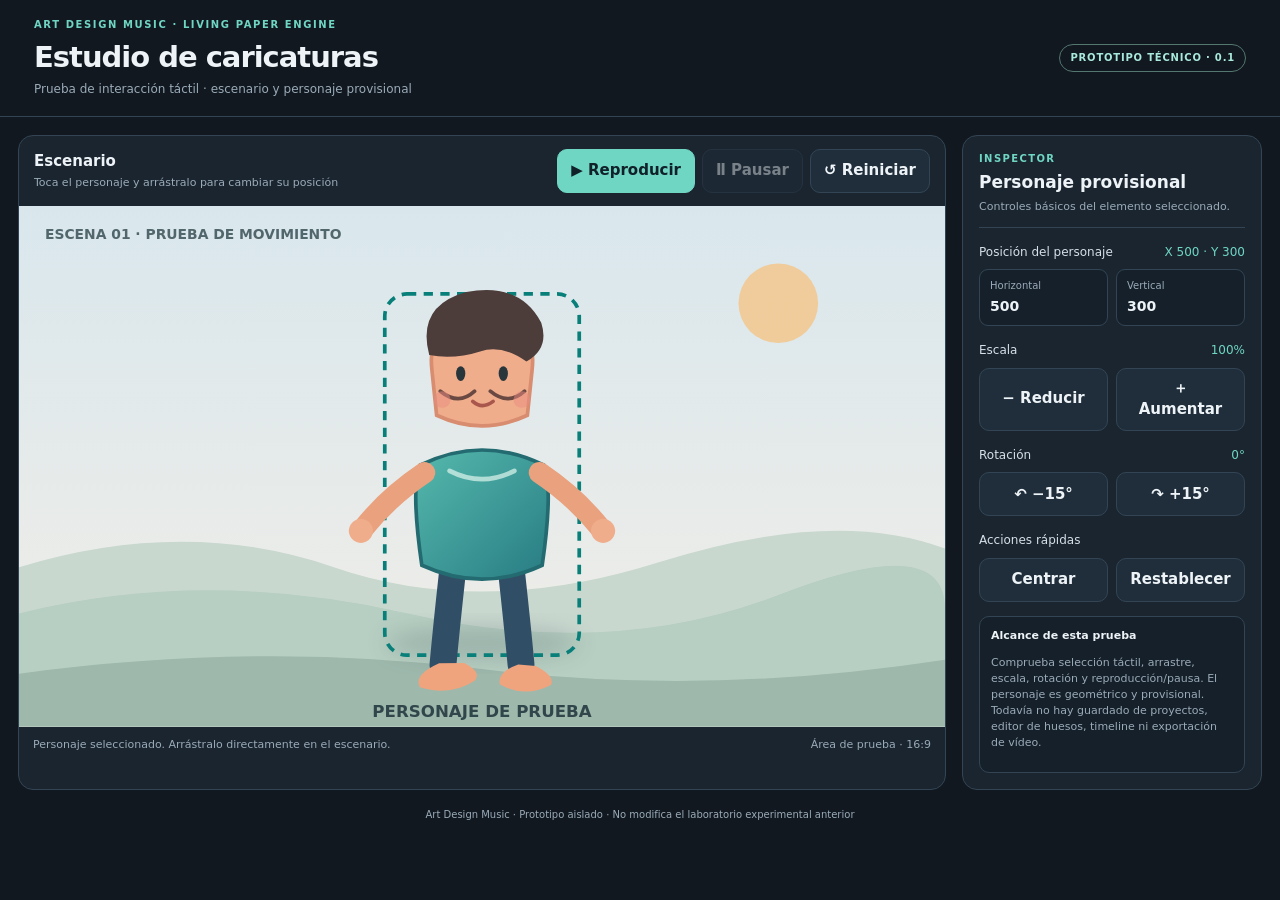
<file: prototype/caricature-studio-v01/index.html>
<!doctype html>
<html lang="es">
<head>
  <meta charset="utf-8">
  <meta name="viewport" content="width=device-width, initial-scale=1, viewport-fit=cover">
  <meta name="theme-color" content="#111820">
  <title>Art Design Music · Estudio de caricaturas v0.1</title>
  <style>
    :root {
      color-scheme: dark;
      --bg: #111820;
      --panel: #1a2530;
      --panel-2: #202e3b;
      --line: #334554;
      --text: #edf3f6;
      --muted: #9aabb8;
      --accent: #70d6c4;
      --accent-2: #ffb58f;
      --stage: #e9edf0;
    }
    * { box-sizing: border-box; }
    html, body { margin: 0; min-height: 100%; background: var(--bg); color: var(--text); }
    body { font: 15px/1.45 system-ui, -apple-system, BlinkMacSystemFont, "Segoe UI", sans-serif; }
    button { min-height: 44px; border: 1px solid var(--line); border-radius: 10px; padding: 9px 13px; background: var(--panel-2); color: var(--text); font: inherit; font-weight: 650; cursor: pointer; touch-action: manipulation; }
    button:focus-visible { outline: 3px solid var(--accent); outline-offset: 2px; }
    button.primary { background: var(--accent); border-color: var(--accent); color: #102129; }
    button:disabled { opacity: .45; cursor: default; }
    .topbar { display:flex; justify-content:space-between; align-items:center; gap:16px; padding:18px clamp(16px,3vw,34px); border-bottom:1px solid var(--line); }
    .eyebrow { margin:0 0 3px; color:var(--accent); font-size:10px; font-weight:800; letter-spacing:.16em; }
    h1 { margin:0; font-size:clamp(21px,3vw,29px); letter-spacing:-.035em; }
    .subtitle { margin:3px 0 0; color:var(--muted); font-size:12px; }
    .version { border:1px solid #54776f; color:#a9e9dc; border-radius:30px; padding:6px 10px; font-size:10px; font-weight:750; letter-spacing:.08em; white-space:nowrap; }
    .workspace { width:min(1440px,100%); margin:0 auto; padding:18px; display:grid; grid-template-columns:minmax(0,1fr) 300px; gap:16px; }
    .stage-card, .inspector { min-width:0; border:1px solid var(--line); border-radius:15px; overflow:hidden; background:var(--panel); }
    .panel-head { display:flex; justify-content:space-between; align-items:center; gap:12px; padding:13px 15px; }
    .panel-title { font-weight:750; }
    .panel-subtitle { display:block; margin-top:2px; color:var(--muted); font-size:11px; }
    .transport { display:flex; gap:7px; flex-wrap:wrap; }
    .stage-wrap { position:relative; width:100%; aspect-ratio:16/9; background:var(--stage); overflow:hidden; }
    #stage { display:block; width:100%; height:100%; touch-action:none; user-select:none; -webkit-user-select:none; }
    #character { cursor:grab; }
    #character.dragging { cursor:grabbing; }
    .selection-outline { opacity:0; pointer-events:none; }
    #character.selected .selection-outline { opacity:1; }
    .stage-hint { display:flex; justify-content:space-between; gap:12px; padding:10px 14px; color:var(--muted); font-size:11px; }
    .inspector { padding:16px; display:flex; flex-direction:column; gap:14px; }
    .inspector-heading { padding-bottom:12px; border-bottom:1px solid var(--line); }
    .section-label { margin:0 0 4px; color:var(--accent); font-size:10px; font-weight:800; letter-spacing:.14em; }
    .selected-name { font-size:17px; font-weight:750; }
    .help { margin:4px 0 0; color:var(--muted); font-size:11px; }
    .control-block { padding-top:2px; }
    .control-title { display:flex; justify-content:space-between; gap:10px; margin-bottom:8px; font-size:12px; color:#d5e0e7; }
    output { color:var(--accent); font-variant-numeric:tabular-nums; }
    .button-row { display:grid; grid-template-columns:repeat(2,minmax(0,1fr)); gap:8px; }
    .button-row button { width:100%; }
    .position-readout { display:grid; grid-template-columns:1fr 1fr; gap:8px; }
    .readout { padding:9px 10px; border:1px solid var(--line); border-radius:9px; background:#15202a; }
    .readout span { display:block; color:var(--muted); font-size:10px; }
    .readout strong { display:block; margin-top:2px; font-size:14px; font-variant-numeric:tabular-nums; }
    .note { margin-top:auto; padding:11px; border:1px solid var(--line); border-radius:10px; background:#15202a; color:var(--muted); font-size:11px; }
    .note strong { color:var(--text); }
    .footer { padding:0 20px 20px; color:var(--muted); font-size:10px; text-align:center; }
    @media (max-width:900px) {
      .workspace { grid-template-columns:1fr; }
      .inspector { display:grid; grid-template-columns:repeat(2,minmax(0,1fr)); }
      .inspector-heading, .note { grid-column:1/-1; }
    }
    @media (max-width:560px) {
      .topbar { align-items:flex-start; flex-direction:column; }
      .workspace { padding:10px; gap:10px; }
      .panel-head { align-items:flex-start; flex-direction:column; }
      .transport { width:100%; }
      .transport button { flex:1; }
      .inspector { display:flex; }
      .stage-hint { flex-direction:column; }
      .version { align-self:flex-start; }
    }
  </style>
</head>
<body>
  <header class="topbar">
    <div>
      <p class="eyebrow">ART DESIGN MUSIC · LIVING PAPER ENGINE</p>
      <h1>Estudio de caricaturas</h1>
      <p class="subtitle">Prueba de interacción táctil · escenario y personaje provisional</p>
    </div>
    <span class="version">PROTOTIPO TÉCNICO · 0.1</span>
  </header>

  <main class="workspace">
    <section class="stage-card" aria-label="Área de trabajo">
      <div class="panel-head">
        <div>
          <span class="panel-title">Escenario</span>
          <span class="panel-subtitle">Toca el personaje y arrástralo para cambiar su posición</span>
        </div>
        <div class="transport">
          <button id="playButton" class="primary" type="button">▶ Reproducir</button>
          <button id="pauseButton" type="button" disabled>Ⅱ Pausar</button>
          <button id="resetButton" type="button">↺ Reiniciar</button>
        </div>
      </div>

      <div class="stage-wrap">
        <svg id="stage" viewBox="0 0 1000 562.5" role="img" aria-label="Escenario con un personaje vectorial provisional que puedes seleccionar y mover">
          <defs>
            <linearGradient id="sky" x1="0" y1="0" x2="0" y2="1">
              <stop offset="0" stop-color="#d9e7ed"/>
              <stop offset="1" stop-color="#f2eee7"/>
            </linearGradient>
            <linearGradient id="shirt" x1="0" y1="0" x2="1" y2="1">
              <stop offset="0" stop-color="#55b9ad"/>
              <stop offset="1" stop-color="#287c83"/>
            </linearGradient>
            <filter id="softShadow" x="-40%" y="-40%" width="180%" height="180%">
              <feGaussianBlur stdDeviation="12"/>
            </filter>
          </defs>
          <rect width="1000" height="562.5" fill="url(#sky)"/>
          <circle cx="820" cy="105" r="43" fill="#f4c78e" opacity=".85"/>
          <path d="M0 390 Q180 335 340 390 T690 385 T1000 370 V562 H0Z" fill="#c9d8cf"/>
          <path d="M0 440 Q200 390 420 440 T820 420 T1000 435 V562 H0Z" fill="#b7cec2"/>
          <path d="M0 505 Q260 470 500 500 T1000 490 V562 H0Z" fill="#9eb8ac"/>
          <ellipse id="characterShadow" cx="500" cy="472" rx="105" ry="18" fill="#344d52" opacity=".2" filter="url(#softShadow)"/>

          <g id="character" class="selected" transform="translate(500 300)">
            <rect class="selection-outline" x="-105" y="-205" width="210" height="390" rx="24" fill="none" stroke="#087f79" stroke-width="4" stroke-dasharray="10 8"/>
            <g id="bodyMotion">
              <g id="leftLeg" transform="rotate(-5 -30 105)">
                <path d="M-31 95 Q-42 150 -50 194" fill="none" stroke="#314e67" stroke-width="29" stroke-linecap="round"/>
                <path d="M-54 192 Q-83 202 -77 216 Q-45 229 -17 214 Q-9 205 -27 194Z" fill="#f0a47e"/>
              </g>
              <g id="rightLeg" transform="rotate(5 30 105)">
                <path d="M31 95 Q42 150 50 194" fill="none" stroke="#314e67" stroke-width="29" stroke-linecap="round"/>
                <path d="M47 194 Q25 204 29 217 Q57 230 84 213 Q88 203 66 194Z" fill="#f0a47e"/>
              </g>
              <path d="M-67 -20 Q-77 5 -65 88 Q0 118 65 88 Q77 5 67 -20 Q0 -53 -67 -20Z" fill="url(#shirt)" stroke="#236b70" stroke-width="4"/>
              <path d="M-35 -14 Q0 4 35 -14" fill="none" stroke="#d5f1e9" stroke-width="5" stroke-linecap="round" opacity=".75"/>
              <g id="leftArm" transform="rotate(18 -62 -12)">
                <path d="M-62 -12 Q-91 25 -106 65" fill="none" stroke="#e9a17e" stroke-width="23" stroke-linecap="round"/>
                <circle cx="-108" cy="69" r="13" fill="#f0ad8b"/>
              </g>
              <g id="rightArm" transform="rotate(-18 62 -12)">
                <path d="M62 -12 Q91 25 106 65" fill="none" stroke="#e9a17e" stroke-width="23" stroke-linecap="round"/>
                <circle cx="108" cy="69" r="13" fill="#f0ad8b"/>
              </g>
              <path d="M-54 -122 Q-61 -181 0 -188 Q61 -181 54 -122 L49 -74 Q0 -51 -49 -74Z" fill="#f0ad8b" stroke="#d88d70" stroke-width="4"/>
              <path d="M-57 -139 Q-71 -192 -17 -207 Q41 -218 64 -174 Q73 -146 48 -132 Q21 -151 -2 -143 Q-30 -134 -57 -139Z" fill="#4c3d3b"/>
              <path d="M-45 -100 Q-25 -84 -8 -100 M9 -100 Q28 -84 46 -100" fill="none" stroke="#6a4943" stroke-width="4" stroke-linecap="round"/>
              <ellipse cx="-23" cy="-119" rx="5" ry="8" fill="#28363c"/>
              <ellipse cx="23" cy="-119" rx="5" ry="8" fill="#28363c"/>
              <path d="M-10 -89 Q0 -80 12 -89" fill="none" stroke="#a9574d" stroke-width="4" stroke-linecap="round"/>
              <circle cx="-43" cy="-91" r="9" fill="#e98c82" opacity=".5"/>
              <circle cx="43" cy="-91" r="9" fill="#e98c82" opacity=".5"/>
            </g>
            <text x="0" y="252" text-anchor="middle" fill="#31464b" font-size="18" font-weight="700">PERSONAJE DE PRUEBA</text>
          </g>
          <text x="28" y="36" fill="#52676c" font-size="15" font-weight="650">ESCENA 01 · PRUEBA DE MOVIMIENTO</text>
        </svg>
      </div>

      <div class="stage-hint">
        <span id="statusText" aria-live="polite">Personaje seleccionado. Arrástralo directamente en el escenario.</span>
        <span>Área de prueba · 16:9</span>
      </div>
    </section>

    <aside class="inspector" aria-label="Controles del personaje">
      <div class="inspector-heading">
        <p class="section-label">INSPECTOR</p>
        <div class="selected-name">Personaje provisional</div>
        <p class="help">Controles básicos del elemento seleccionado.</p>
      </div>

      <div class="control-block">
        <div class="control-title"><span>Posición del personaje</span><output id="positionValue">X 500 · Y 300</output></div>
        <div class="position-readout">
          <div class="readout"><span>Horizontal</span><strong id="xValue">500</strong></div>
          <div class="readout"><span>Vertical</span><strong id="yValue">300</strong></div>
        </div>
      </div>

      <div class="control-block">
        <div class="control-title"><span>Escala</span><output id="scaleValue">100%</output></div>
        <div class="button-row">
          <button id="scaleDown" type="button" aria-label="Reducir tamaño">− Reducir</button>
          <button id="scaleUp" type="button" aria-label="Aumentar tamaño">＋ Aumentar</button>
        </div>
      </div>

      <div class="control-block">
        <div class="control-title"><span>Rotación</span><output id="rotationValue">0°</output></div>
        <div class="button-row">
          <button id="rotateLeft" type="button">↶ −15°</button>
          <button id="rotateRight" type="button">↷ +15°</button>
        </div>
      </div>

      <div class="control-block">
        <div class="control-title"><span>Acciones rápidas</span></div>
        <div class="button-row">
          <button id="centerButton" type="button">Centrar</button>
          <button id="resetTransform" type="button">Restablecer</button>
        </div>
      </div>

      <div class="note">
        <strong>Alcance de esta prueba</strong>
        <p>Comprueba selección táctil, arrastre, escala, rotación y reproducción/pausa. El personaje es geométrico y provisional. Todavía no hay guardado de proyectos, editor de huesos, timeline ni exportación de vídeo.</p>
      </div>
    </aside>
  </main>

  <footer class="footer">Art Design Music · Prototipo aislado · No modifica el laboratorio experimental anterior</footer>

  <script>
    (() => {
      const svg = document.getElementById("stage");
      const character = document.getElementById("character");
      const statusText = document.getElementById("statusText");
      const playButton = document.getElementById("playButton");
      const pauseButton = document.getElementById("pauseButton");

      const state = { x: 500, y: 300, scale: 1, rotation: 0, playing: false, frame: 0, startTime: 0, drag: null };
      const initial = { x: 500, y: 300, scale: 1, rotation: 0 };

      function updateTransform() {
        character.setAttribute("transform", `translate(${state.x} ${state.y}) rotate(${state.rotation}) scale(${state.scale})`);
        document.getElementById("xValue").textContent = Math.round(state.x);
        document.getElementById("yValue").textContent = Math.round(state.y);
        document.getElementById("positionValue").textContent = `X ${Math.round(state.x)} · Y ${Math.round(state.y)}`;
        document.getElementById("scaleValue").textContent = `${Math.round(state.scale * 100)}%`;
        document.getElementById("rotationValue").textContent = `${Math.round(state.rotation)}°`;
        document.getElementById("characterShadow").setAttribute("cx", state.x);
        document.getElementById("characterShadow").setAttribute("cy", state.y + 172 * state.scale);
        document.getElementById("characterShadow").setAttribute("rx", 105 * state.scale);
      }

      function toSvgPoint(event) {
        const point = svg.createSVGPoint();
        point.x = event.clientX;
        point.y = event.clientY;
        return point.matrixTransform(svg.getScreenCTM().inverse());
      }

      function selectCharacter() {
        character.classList.add("selected");
        statusText.textContent = "Personaje seleccionado. Arrástralo directamente en el escenario.";
      }

      svg.addEventListener("pointerdown", (event) => {
        if (!event.target.closest("#character")) return;
        event.preventDefault();
        selectCharacter();
        const point = toSvgPoint(event);
        state.drag = { pointerId: event.pointerId, startX: point.x, startY: point.y, originX: state.x, originY: state.y };
        character.classList.add("dragging");
        svg.setPointerCapture(event.pointerId);
      });

      svg.addEventListener("pointermove", (event) => {
        if (!state.drag || state.drag.pointerId !== event.pointerId) return;
        const point = toSvgPoint(event);
        state.x = Math.max(125, Math.min(875, state.drag.originX + point.x - state.drag.startX));
        state.y = Math.max(220, Math.min(310, state.drag.originY + point.y - state.drag.startY));
        updateTransform();
      });

      function endDrag(event) {
        if (!state.drag || (event && state.drag.pointerId !== event.pointerId)) return;
        state.drag = null;
        character.classList.remove("dragging");
      }
      svg.addEventListener("pointerup", endDrag);
      svg.addEventListener("pointercancel", endDrag);
      svg.addEventListener("lostpointercapture", () => endDrag());

      function setScale(delta) {
        state.scale = Math.max(.55, Math.min(1.6, state.scale + delta));
        updateTransform();
      }
      function setRotation(delta) {
        state.rotation = (((state.rotation + delta + 180) % 360) + 360) % 360 - 180;
        updateTransform();
      }
      function resetTransform() {
        state.x = initial.x;
        state.y = initial.y;
        state.scale = initial.scale;
        state.rotation = initial.rotation;
        updateTransform();
      }

      document.getElementById("scaleDown").addEventListener("click", () => setScale(-.1));
      document.getElementById("scaleUp").addEventListener("click", () => setScale(.1));
      document.getElementById("rotateLeft").addEventListener("click", () => setRotation(-15));
      document.getElementById("rotateRight").addEventListener("click", () => setRotation(15));
      document.getElementById("centerButton").addEventListener("click", () => { state.x = 500; state.y = 300; updateTransform(); });
      document.getElementById("resetTransform").addEventListener("click", resetTransform);
      document.getElementById("resetButton").addEventListener("click", () => { pause(); resetTransform(); statusText.textContent = "Escena restablecida."; });

      function animate(timestamp) {
        if (!state.playing) return;
        const elapsed = (timestamp - state.startTime) / 1000;
        const phase = elapsed * Math.PI * 2 * .8;
        const swing = Math.sin(phase) * 22;
        const bob = Math.abs(Math.sin(phase)) * 7;
        document.getElementById("bodyMotion").setAttribute("transform", `translate(0 ${-bob})`);
        document.getElementById("leftArm").setAttribute("transform", `rotate(${18 + swing} -62 -12)`);
        document.getElementById("rightArm").setAttribute("transform", `rotate(${-18 - swing} 62 -12)`);
        document.getElementById("leftLeg").setAttribute("transform", `rotate(${-5 - swing * .35} -30 105)`);
        document.getElementById("rightLeg").setAttribute("transform", `rotate(${5 + swing * .35} 30 105)`);
        state.frame = requestAnimationFrame(animate);
      }

      function play() {
        if (state.playing) return;
        state.playing = true;
        state.startTime = performance.now();
        playButton.disabled = true;
        pauseButton.disabled = false;
        statusText.textContent = "Animación sencilla en reproducción.";
        state.frame = requestAnimationFrame(animate);
      }

      function pause() {
        state.playing = false;
        if (state.frame) cancelAnimationFrame(state.frame);
        state.frame = 0;
        document.getElementById("bodyMotion").setAttribute("transform", "translate(0 0)");
        document.getElementById("leftArm").setAttribute("transform", "rotate(18 -62 -12)");
        document.getElementById("rightArm").setAttribute("transform", "rotate(-18 62 -12)");
        document.getElementById("leftLeg").setAttribute("transform", "rotate(-5 -30 105)");
        document.getElementById("rightLeg").setAttribute("transform", "rotate(5 30 105)");
        playButton.disabled = false;
        pauseButton.disabled = true;
        if (statusText.textContent.includes("reproducción")) statusText.textContent = "Animación pausada.";
      }

      playButton.addEventListener("click", play);
      pauseButton.addEventListener("click", pause);
      updateTransform();
    })();
  </script>
</body>
</html>
</file>
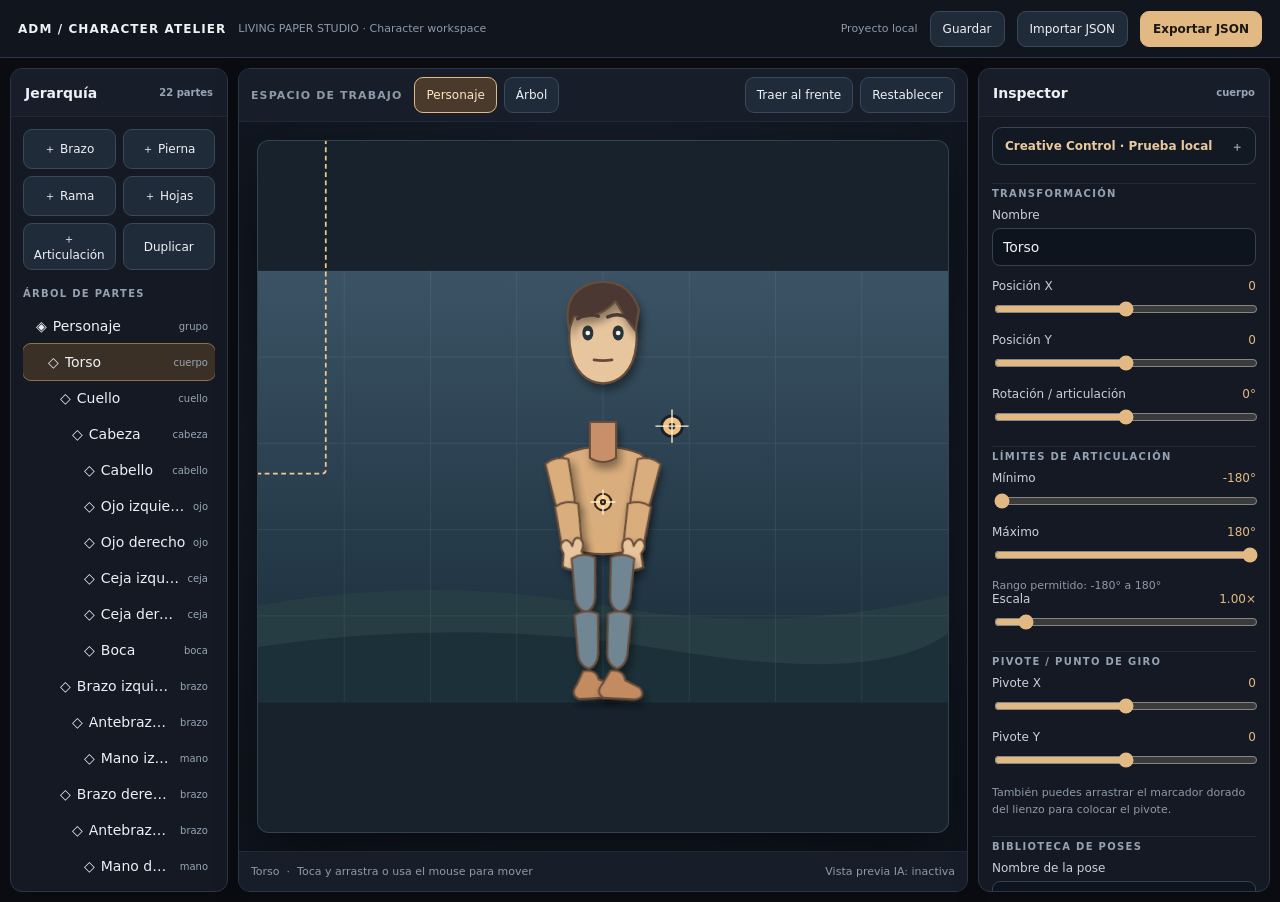
<file: prototype/character-editor-v01/index.html>
<!doctype html>
<!-- Input regression coverage lives in tests/editor-input.test.js. -->

<html lang="es"><head><meta charset="utf-8"><meta name="viewport" content="width=device-width,initial-scale=1,viewport-fit=cover"><meta name="theme-color" content="#111720"><title>ADM Character Atelier</title>
<style>
:root{color-scheme:dark;--bg:#0b0d12;--surface:#141923;--surface-2:#1a2230;--surface-3:#202b39;--line:#2b3747;--line-soft:#202a37;--text:#edf1f6;--muted:#8e9aaa;--accent:#e2b982;--accent-soft:#493a2b;--blue:#8faec9;--radius:12px}
*{box-sizing:border-box}
html,body{margin:0;min-height:100%;background:var(--bg);color:var(--text);font:14px -apple-system,BlinkMacSystemFont,"Segoe UI",system-ui,sans-serif}
body{min-height:100dvh;overflow-x:hidden}
button,input,select{font:inherit;touch-action:manipulation}
button{background:var(--surface-3);min-height:38px;border:1px solid #39485a;color:var(--text);border-radius:9px;padding:8px 12px;transition:background .15s,border-color .15s,transform .15s}
button:active{transform:translateY(1px)}
button.active{border-color:var(--accent);background:var(--accent-soft);color:#ffe7c6}
button:focus-visible,input:focus-visible,select:focus-visible{outline:2px solid var(--accent);outline-offset:2px}
button:disabled,input:disabled,select:disabled{opacity:.38;cursor:not-allowed;filter:saturate(.35)}
button.primary{background:var(--accent);border-color:var(--accent);color:#1b1712;font-weight:750}
header{height:58px;padding:0 18px;display:flex;align-items:center;gap:12px;border-bottom:1px solid var(--line);background:#10151e;position:sticky;top:0;z-index:20}
.brand{font-weight:800;letter-spacing:.09em;font-size:12px;white-space:nowrap}
.sub,.muted{color:var(--muted);font-size:11px}
.spacer{flex:1;min-width:8px}
header button{min-height:36px;font-size:12px}
main{display:grid;grid-template-columns:218px minmax(360px,1fr) 292px;grid-template-rows:minmax(520px,calc(100dvh - 76px));gap:10px;padding:10px;max-width:1920px;margin:0 auto;min-height:calc(100dvh - 58px)}
.panel{background:var(--surface);border:1px solid var(--line);border-radius:var(--radius);overflow:hidden;min-width:0;min-height:0;box-shadow:0 8px 28px #0002}
.left,.right{display:flex;flex-direction:column;min-height:0}
.head{height:48px;flex:none;padding:0 14px;border-bottom:1px solid var(--line-soft);font-weight:700;display:flex;align-items:center;justify-content:space-between;background:#171e29}
.body{padding:12px;min-height:0;overflow:auto;overscroll-behavior:contain;scrollbar-width:thin;scrollbar-color:#394657 transparent}
.tools{display:grid;grid-template-columns:1fr 1fr;gap:7px}
.tools button{font-size:12px;min-height:40px;padding:7px 5px}
.label{font-size:10px;font-weight:750;text-transform:uppercase;letter-spacing:.13em;color:#94a2b3;margin:18px 0 9px}
.tree{max-height:none;min-height:160px;overflow:auto;overscroll-behavior:contain}
.item{padding:7px 7px;display:flex;gap:6px;align-items:center;border-radius:8px;cursor:pointer;min-height:36px}
.item.sel{background:#3b3025;outline:1px solid #8e704e}
.indent{width:calc(var(--d)*12px);flex:none}
.iname{flex:1;overflow:hidden;text-overflow:ellipsis;white-space:nowrap}
.itype{font-size:10px;color:#98a6b5}
.center{display:flex;flex-direction:column;min-height:0;min-width:0;background:#10151e}
.toolbar,.foot{padding:8px 12px;display:flex;gap:7px;align-items:center;flex-wrap:wrap;border-bottom:1px solid var(--line-soft);background:#171e29;flex:none}
.toolbar button{font-size:12px;min-height:36px;padding:7px 11px}
.stagewrap{flex:1;min-height:0;display:grid;place-items:center;padding:18px;background:radial-gradient(ellipse at 50% 46%,#273342 0,#151d29 58%,#10151e 100%);overflow:hidden}
.stage{width:min(100%,1100px);height:100%;max-height:100%;aspect-ratio:16/10;border:1px solid #60708466;border-radius:12px;overflow:hidden;box-shadow:0 22px 70px #0009;overscroll-behavior:contain;user-select:none;-webkit-user-select:none;background:#17222d}
.stage svg{width:100%;height:100%;display:block;touch-action:none;user-select:none;-webkit-user-select:none}
.foot{border-top:1px solid var(--line-soft);border-bottom:0;color:var(--muted);font-size:11px;min-height:40px}
.field{margin:0 0 13px}
.field label{display:flex;justify-content:space-between;gap:8px;font-size:12px;color:#c8d1dc;margin-bottom:6px}
.field output{color:var(--accent);font-variant-numeric:tabular-nums}
input[type=range]{width:100%;accent-color:var(--accent)}
input[type=text],input[type=number],select{width:100%;min-height:38px;padding:8px 10px;background:#0e141d;color:var(--text);border:1px solid #354254;border-radius:8px}
.actions{display:grid;grid-template-columns:1fr 1fr;gap:7px}
.chips{display:flex;flex-direction:column;gap:5px}
.chip{padding:7px 9px;background:#202a37;border:1px solid #354457;border-radius:8px;font-size:11px;color:#cbd6e1}
.hint{font-size:11px;color:var(--muted);line-height:1.55;margin-top:10px}
.pivot-mark{pointer-events:all;cursor:move}
.pivot-mark circle{fill:#f5cc8c;stroke:#33271e;stroke-width:3}
.pivot-mark line{stroke:#fff0d3;stroke-width:2}
.joint-limit{font-size:11px;color:var(--muted)}
.mesh-edge{fill:none;stroke:#f4d49b;stroke-width:2;stroke-opacity:.9;pointer-events:none}
.mesh-skin-fragment{pointer-events:none}
.mesh-skin-fragment *{filter:none!important}
.mesh-vertex{fill:#f7d08b;stroke:#18212b;stroke-width:3;cursor:grab}
.mesh-vertex.active{fill:#fff;stroke:#b77b44}
.right .body{padding:10px 13px}
.right .label{padding-top:4px;border-top:1px solid var(--line-soft)}
.creative-test{margin:0 0 14px;padding:0;border:1px solid #394657;border-radius:10px;background:#121923;overflow:hidden}
.creative-test[open]{padding-bottom:10px}
.creative-test summary{padding:11px 12px;color:#e9c99e;font-size:12px;font-weight:750;cursor:pointer;list-style:none}
.creative-test summary::-webkit-details-marker{display:none}
.creative-test summary:after{content:"＋";float:right;color:var(--muted)}
.creative-test[open] summary:after{content:"−"}
.creative-test-note,.creative-test-status{font-size:11px;line-height:1.45;color:#bdc8d4;margin:7px 11px}
.creative-test-buttons{display:grid;grid-template-columns:1fr 1fr;gap:6px;padding:0 10px}
.creative-test-buttons button{font-size:11px;min-height:38px;padding:6px}
.creative-test-json{max-height:110px;overflow:auto;white-space:pre-wrap;overflow-wrap:anywhere;background:#0d131c;margin:8px 10px 0;padding:8px;border-radius:7px;font:10px ui-monospace,monospace;color:#cbd6e1}
@media(pointer:coarse){button{min-height:44px;padding:10px 12px}.tools button,.toolbar button{min-height:44px}.item{min-height:44px}.field input[type=text],.field input[type=number],.field select,select{min-height:44px}input[type=range]{height:38px;touch-action:pan-y}input[type=range]::-webkit-slider-thumb{width:24px;height:24px}input[type=range]::-moz-range-thumb{width:24px;height:24px}}
@media(pointer:fine){button:hover{border-color:#71869e;background:#2b3949}.item:hover{background:#253342}}
@media(max-width:1050px) and (min-width:701px){main{grid-template-columns:190px minmax(300px,1fr) 260px;gap:8px;padding:8px}.stagewrap{padding:10px}.head{height:44px}}
@media(max-width:700px){header{height:auto;min-height:56px;padding:8px 10px;gap:7px;flex-wrap:wrap}header .brand{font-size:11px}header .sub{display:none}header #status{display:none}header .spacer{flex:1}header button{min-height:40px;padding:7px 9px;font-size:11px}main{display:flex;flex-direction:column;padding:7px;gap:8px;min-height:calc(100dvh - 56px)}.center{order:0;min-height:clamp(430px,58dvh,720px)}.left{order:1;max-height:360px}.right{order:2;max-height:560px}.stagewrap{min-height:0;padding:8px}.stage{width:100%;height:auto;max-height:100%;aspect-ratio:16/10}.tree{max-height:190px}.left .body,.right .body{overflow:auto}.toolbar{gap:5px;padding:7px}.toolbar button{font-size:11px;padding:7px 8px}.foot{min-height:42px;gap:5px}}
@media(max-width:390px){header{gap:5px}header button{font-size:10px;padding:6px 7px}.center{min-height:400px}.stagewrap{padding:5px}}
@media(orientation:landscape) and (max-height:600px){main{grid-template-rows:minmax(390px,calc(100dvh - 76px))}.stagewrap{padding:7px}.head{height:40px}.body{padding:8px}.center{min-height:390px}}
</style></head><body>
<header><span class="brand">ADM / CHARACTER ATELIER</span><span class="sub">LIVING PAPER STUDIO · Character workspace</span><span class="spacer"></span><span id="status" class="muted">Proyecto local</span><button id="save">Guardar</button><button id="import">Importar JSON</button><button id="export" class="primary">Exportar JSON</button></header>
<input id="importFile" type="file" accept=".json,application/json" hidden><main>
<section class="panel left"><div class="head">Jerarquía <span id="count" class="itype"></span></div><div class="body"><div class="tools"><button data-add="arm">＋ Brazo</button><button data-add="leg">＋ Pierna</button><button data-add="branch">＋ Rama</button><button data-add="leaf">＋ Hojas</button><button data-add="joint">＋ Articulación</button><button id="duplicate">Duplicar</button></div><div class="label">Árbol de partes</div><div id="tree" class="tree"></div><div class="hint">Las piezas hijas heredan el movimiento y la rotación de su padre. Selecciona una pieza para ajustar su articulación.</div></div></section>
<section class="panel center"><div class="toolbar"><span class="muted" style="font-weight:750;letter-spacing:.1em;margin-right:5px">ESPACIO DE TRABAJO</span><button id="human" class="active">Personaje</button><button id="treePreset">Árbol</button><span class="spacer"></span><button id="front">Traer al frente</button><button id="reset">Restablecer</button></div>
<div class="stagewrap"><div class="stage"><svg id="scene" viewBox="0 0 1000 625" aria-label="Lienzo 2D de partes articuladas"><defs>
<linearGradient id="sky" x2="0" y2="1"><stop stop-color="#3b5365"/><stop offset="1" stop-color="#192c39"/></linearGradient><linearGradient id="wood" x2="1"><stop stop-color="#80543a"/><stop offset=".5" stop-color="#d0a071"/><stop offset="1" stop-color="#754a34"/></linearGradient><filter id="shadow" x="-40%" y="-40%" width="180%" height="180%"><feGaussianBlur in="SourceAlpha" stdDeviation="6"/><feOffset dx="5" dy="8" result="s"/><feComponentTransfer><feFuncA type="linear" slope=".4"/></feComponentTransfer><feMerge><feMergeNode/><feMergeNode in="SourceGraphic"/></feMerge></filter><filter id="paperShadow" x="-45%" y="-45%" width="190%" height="190%"><feGaussianBlur in="SourceAlpha" stdDeviation="6" result="blur"/><feOffset in="blur" dx="5" dy="8" result="offset"/><feComponentTransfer in="offset" result="shadow"><feFuncA type="linear" slope=".4"/></feComponentTransfer><feMerge result="base"><feMergeNode in="shadow"/><feMergeNode in="SourceGraphic"/></feMerge><feTurbulence type="fractalNoise" baseFrequency=".55" numOctaves="2" seed="11" result="noise"/><feColorMatrix in="noise" type="saturate" values="0" result="mono"/><feComponentTransfer in="mono" result="softNoise"><feFuncA type="table" tableValues="0 .07"/></feComponentTransfer><feBlend in="base" in2="softNoise" mode="multiply"/></filter><filter id="grain"><feTurbulence type="fractalNoise" baseFrequency=".7" numOctaves="2" seed="8"/><feColorMatrix values="1 0 0 0 .6 0 1 0 0 .5 0 0 1 0 .3 0 0 0 .12 0"/></filter></defs>
<rect width="1000" height="625" fill="url(#sky)"/><path d="M0 485Q250 440 500 485T1000 470V625H0Z" fill="#263d43"/><path d="M0 545Q300 500 600 550T1000 525V625H0Z" fill="#1b3038"/><g opacity=".12" stroke="#c9d4db"><path d="M0 125H1000M0 250H1000M0 375H1000M0 500H1000"/><path d="M125 0V625M250 0V625M375 0V625M500 0V625M625 0V625M750 0V625M875 0V625"/></g><g id="art"></g><g id="outline"></g><g id="creativePreview" pointer-events="none"></g></svg></div></div><div class="foot"><span id="selectedLabel">Selecciona una parte</span><span>·</span><span>Toca y arrastra o usa el mouse para mover</span><span class="spacer"></span><span id="creativePreviewStatus">Vista previa IA: inactiva</span></div></section>
<section class="panel right"><div class="head">Inspector <span id="type" class="itype">—</span></div><div class="body"><details class="creative-test" aria-label="Prueba local de Creative Control"><summary>Creative Control · Prueba local</summary><div class="creative-test-note">Sin conexión a modelos ni servicios externos. Genera una propuesta controlada, valídala y previsualízala sobre una copia. No modifica ni guarda el personaje.</div><div class="creative-test-buttons"><button id="creativeTestCreate" class="primary">1. Crear propuesta</button><button id="creativeTestValidate">2. Validar</button><button id="creativeTestPreview">3. Mostrar vista previa</button><button id="creativeTestClear">Limpiar vista previa</button></div><div id="creativeTestStatus" class="creative-test-status" role="status" aria-live="polite">Esperando una prueba. La previsualización está desactivada.</div><pre id="creativeTestJson" class="creative-test-json" hidden></pre></details><div><div class="label">Transformación</div><div class="field"><label>Nombre</label><input id="name" type="text" disabled></div>
<div class="field"><label>Posición X <output id="xo">0</output></label><input id="x" type="range" min="-1000" max="1000" disabled></div><div class="field"><label>Posición Y <output id="yo">0</output></label><input id="y" type="range" min="-1000" max="1000" disabled></div><div class="field"><label>Rotación / articulación <output id="ro">0°</output></label><input id="rot" type="range" min="-180" max="180" disabled></div><div class="label">Límites de articulación</div><div class="field"><label>Mínimo <output id="minRo">-180°</output></label><input id="minRot" type="range" min="-180" max="180" disabled></div><div class="field"><label>Máximo <output id="maxRo">180°</output></label><input id="maxRot" type="range" min="-180" max="180" disabled></div><div class="joint-limit" id="jointRange">Rango permitido: −180° a 180°</div><div class="field"><label>Escala <output id="so">1.00×</output></label><input id="scale" type="range" min=".05" max="10" step=".01" disabled></div><div class="label">Pivote / punto de giro</div><div class="field"><label>Pivote X <output id="pxo">0</output></label><input id="pivotX" type="range" min="-180" max="180" disabled></div><div class="field"><label>Pivote Y <output id="pyo">0</output></label><input id="pivotY" type="range" min="-220" max="220" disabled></div><div class="hint">También puedes arrastrar el marcador dorado del lienzo para colocar el pivote.</div></div><div class="label">Biblioteca de poses</div><div class="field"><label>Nombre de la pose</label><input id="poseName" type="text" placeholder="Ej. Saludo, caminar, reposo"></div><div class="field"><label>Poses guardadas</label><select id="poseSelect"><option value="">Selecciona una pose</option></select></div><div class="actions"><button id="savePose" class="primary">Guardar pose actual</button><button id="applyPose">Aplicar con transición</button><button id="deletePose">Eliminar pose</button></div><div class="hint" id="poseStatus">Una pose guarda la posición, rotación y escala de todas las piezas. Se incluye en el proyecto y en el JSON exportado.</div><div class="label">Expresiones faciales</div><div class="field"><label>Expresión</label><select id="expressionSelect"><option value="neutral">Neutral</option><option value="happy">Alegre</option><option value="sad">Triste</option><option value="surprised">Sorprendida</option><option value="angry">Enojada</option></select></div><button id="applyExpression" class="primary">Aplicar expresión</button><div class="hint" id="expressionStatus">Las expresiones modifican cejas, ojos y boca. Puedes guardarlas como poses.</div><div class="label">Malla editable y pesos</div><div class="field"><label>Hueso para asignar influencia</label><select id="meshBone"></select></div><div class="field"><label>Peso <output id="meshWeightOut">0.50</output></label><input id="meshWeight" type="range" min="0" max="1" step="0.05" value="0.5"></div><div class="field"><label>Radio del pincel <output id="meshBrushOut">48</output></label><input id="meshBrush" type="range" min="12" max="120" step="4" value="48"></div><div class="field"><label>Operación del pincel</label><select id="meshBrushMode"><option value="add">Añadir influencia</option><option value="erase">Reducir influencia</option></select></div><div class="actions"><button id="meshCreate">Crear malla</button><button id="meshDelete">Eliminar malla</button></div><div class="actions"><button id="meshPaint">Activar pincel de pesos</button><button id="meshAssign" class="primary">Asignar peso al vértice</button></div><div class="hint" id="meshStatus">Selecciona una pieza y crea una malla. Después podrás mover sus vértices y asignar influencias de huesos.</div><div class="label">Movimientos coordinados</div><div class="actions"><button id="actionWave">Saludar</button><button id="actionWalkA">Caminar · paso A</button><button id="actionWalkB">Caminar · paso B</button><button id="actionRest">Reposo</button></div><div class="hint" id="actionStatus">Acciones de prueba que coordinan hombro, antebrazo, mano, muslos y piernas. Puedes guardar el resultado como una pose propia.</div><div class="label">Control de cadena · IK 2D</div><div class="field"><label>Cadena</label><select id="ikChain"><option value="armR">Brazo derecho</option><option value="armL">Brazo izquierdo</option><option value="legR">Pierna derecha</option><option value="legL">Pierna izquierda</option></select></div><div class="field"><label>Objetivo X (coordenadas del torso)</label><input id="ikX" type="number" value="100" step="1"></div><div class="field"><label>Objetivo Y (coordenadas del torso)</label><input id="ikY" type="number" value="-110" step="1"></div><div class="field"><label>Flexión del codo / rodilla</label><select id="ikBend"><option value="1">Hacia un lado</option><option value="-1">Hacia el lado contrario</option></select></div><button id="solveIK" class="primary">Resolver objetivo</button><div class="actions"><button id="ikLock">Fijar objetivo</button><button id="ikUnlock">Liberar objetivo</button></div><div class="hint" id="ikStatus">Arrastra el marcador del lienzo para mover la mano o el pie. Fijar bloquea el marcador; liberar permite volver a moverlo.</div>
<div><div class="label">Relaciones</div><div class="field"><label>Elemento padre</label><select id="parent" disabled></select></div><div class="field"><label>Piezas hijas / articuladas</label><div id="children" class="chips"><span class="chip">Sin selección</span></div></div><div class="actions"><button id="centerPart" disabled>Centrar</button><button id="delete" disabled>Eliminar</button></div><div class="hint">La rotación ocurre alrededor del pivote de cada pieza. En el árbol, las hojas están vinculadas a sus ramas y se mueven con ellas.</div></div></div></section>
</main>
<script src="./ik-solver.js"></script><script src="./mesh-model.js"></script><script src="./mesh-skinning.js"></script><script src="./project-io.js"></script><script src="./rig-geometry.js"></script><script>
const $=id=>document.getElementById(id), clone=o=>JSON.parse(JSON.stringify(o));
function part(id,name,type,x,y,shape,fill,parent,rotation){const pivotY=shape==="head"?55:shape==="neck"?28:0;return{id,name,type,x,y:y+pivotY,rotation:rotation||0,rotationMin:-180,rotationMax:180,pivotX:0,pivotY,scale:1,shape,fill,parent,children:[]};}
function humanData(){return{version:2,name:"Personaje de papel",root:"root",nodes:[
part("root","Personaje","grupo",500,335,null,null,null),part("torso","Torso","cuerpo",0,0,"torso","#d9ad7c","root"),part("neck","Cuello","cuello",0,-92,"neck","#c98f68","torso"),part("head","Cabeza","cabeza",0,-148,"head","#e7c59d","neck"),part("hair","Cabello","cabello",0,-12,"hair","#4b3932","head"),part("eyeL","Ojo izquierdo","ojo",-22,-5,"eye","#27343a","head"),part("eyeR","Ojo derecho","ojo",22,-5,"eye","#27343a","head"),part("browL","Ceja izquierda","ceja",-22,-30,"brow","#4b3932","head",-5),part("browR","Ceja derecha","ceja",22,-30,"brow","#4b3932","head",5),part("mouth","Boca","boca",0,34,"mouthNeutral","#70443b","head"),part("armL","Brazo izquierdo","brazo",-65,-50,"limb","#d9ad7c","torso",-12),part("foreL","Antebrazo izquierdo","brazo",0,65,"limb","#d9ad7c","armL",4),part("handL","Mano izquierda","mano",0,60,"hand","#e7c59d","foreL"),part("armR","Brazo derecho","brazo",65,-50,"limb","#d9ad7c","torso",12),part("foreR","Antebrazo derecho","brazo",0,65,"limb","#d9ad7c","armR",-4),part("handR","Mano derecha","mano",0,60,"hand","#e7c59d","foreR"),part("legL","Muslo izquierdo","pierna",-28,90,"limb","#718693","torso",-3),part("shinL","Pierna izquierda","pierna",0,82,"limb","#718693","legL"),part("footL","Pie izquierdo","pie",0,78,"foot","#c28b60","shinL"),part("legR","Muslo derecho","pierna",28,90,"limb","#718693","torso",3),part("shinR","Pierna derecha","pierna",0,82,"limb","#718693","legR"),part("footR","Pie derecho","pie",0,78,"foot","#c28b60","shinR")]};}
function treeData(){return{version:2,name:"Árbol articulado",root:"root",nodes:[
part("root","Árbol","grupo",500,490,null,null,null),part("trunk","Tronco principal","tronco",0,0,"trunk","#a87850","root"),part("branchL","Rama izquierda","rama",-3,-180,"branch","#a87850","trunk",-25),part("branchR","Rama derecha","rama",5,-220,"branch","#a87850","trunk",24),part("branchTop","Rama superior","rama",0,-270,"branch","#a87850","trunk",-3),part("twigL","Ramita exterior","rama",-80,-78,"twig","#a87850","branchL",-18),part("twigR","Ramita exterior derecha","rama",80,-72,"twig","#a87850","branchR",18),part("leafL1","Hojas izquierda","hojas",-65,-66,"leaves","#789d72","branchL",-12),part("leafL2","Hojas altas","hojas",-24,-115,"leaves","#8eb27f","branchL",20),part("leafR1","Hojas derecha","hojas",68,-65,"leaves","#73996e","branchR",16),part("leafR2","Hojas altas","hojas",34,-115,"leaves","#96b982","branchR",-18),part("leafTop","Copa de hojas","hojas",0,-100,"leaves","#a4c28c","branchTop"),part("leafTwigL","Hojas de ramita","hojas",-35,-38,"leaves","#91b27b","twigL"),part("leafTwigR","Hojas de ramita","hojas",35,-38,"leaves","#91b27b","twigR")]};}
let data=humanData(),selected="torso",drag=null,selectedMeshVertex=-1,meshPaintMode=false,meshFrameCache=null,meshStatusMessage="";
const ikTargets={},ikLocked={};try{const saved=localStorage.getItem("adm-character-project-v1");if(saved){const parsed=JSON.parse(saved),normalized=window.ADM_ProjectIO.normalizeProject(parsed);if(normalized.ok)data=normalized.project;}}catch(e){}selected=data.nodes.find(n=>n.id!==data.root)?.id||data.root;
const byId=()=>new Map(data.nodes.map(n=>[n.id,n])), kids=id=>data.nodes.filter(n=>n.parent===id);
function ensureFaceParts(){const ids=byId();if(!ids.has("head"))return;const additions=[["browL","Ceja izquierda","ceja",-22,-30,"brow","#4b3932","head",-5],["browR","Ceja derecha","ceja",22,-30,"brow","#4b3932","head",5],["mouth","Boca","boca",0,34,"mouthNeutral","#70443b","head",0]];for(const a of additions)if(!ids.has(a[0]))data.nodes.push(part(...a));}
function shape(n){let f=n.fill||"#d8b68a",c='fill="'+f+'" stroke="#684d3b" stroke-width="3" stroke-linejoin="round" filter="url(#shadow)"';
switch(n.shape){
case"torso":return'<path d="M-54 -70Q-65 -64 -66 -35L-53 67Q0 84 53 67L66 -35Q65 -64 54 -70Q0 -91 -54 -70Z" '+c+'/>';
case"neck":return'<path d="M-19 -24H19V28Q0 40 -19 28Z" '+c+'/>';
case"head":return'<path d="M0 -61C-39 -61 -52 -30 -48 13C-44 52 -22 67 0 68C22 67 44 52 48 13C52 -30 39 -61 0 -61Z" '+c+'/>';
case"hair":return'<path d="M-49 3Q-61 -54 -12 -66Q37 -73 52 -27L47 4Q30 -18 18 -39Q-4 -13 -42 -17Z" '+c+'/>';
case"eye":return'<ellipse rx="8" ry="11" fill="'+f+'"/><circle r="3.4" fill="#fff2db"/>';
case"brow":return'<path d="M-15 3Q0 -5 15 2" fill="none" stroke="'+f+'" stroke-width="5" stroke-linecap="round"/>';
case"mouthNeutral":return'<path d="M-13 0Q0 2 13 0" fill="none" stroke="#70443b" stroke-width="4" stroke-linecap="round"/>';
case"mouthSmile":return'<path d="M-18 -4Q0 17 18 -4" fill="none" stroke="#70443b" stroke-width="4" stroke-linecap="round"/>';
case"mouthSad":return'<path d="M-18 7Q0 -13 18 7" fill="none" stroke="#70443b" stroke-width="4" stroke-linecap="round"/>';
case"mouthOpen":return'<ellipse rx="10" ry="14" fill="#713b40" stroke="#4c302d" stroke-width="3"/>';
case"mouthAngry":return'<path d="M-16 5Q0 -8 16 5" fill="none" stroke="#70443b" stroke-width="4" stroke-linecap="round"/>';
case"limb":return'<path d="M-17 -9Q0 -18 17 -9L14 49Q12 65 0 70Q-14 64 -15 49Z" '+c+'/>';
case"hand":return'<path d="M-14 0Q-20 -13 -12 -18Q-4 -22 0 -9Q5 -25 13 -18Q19 -10 12 0L18 19Q0 33 -18 18Z" '+c+'/>';
case"foot":return'<path d="M-9 -5Q10 -8 13 8L35 18Q45 31 28 35H-17Q-30 28 -19 14Z" '+c+'/>';
case"trunk":return'<path d="M-34 0Q-22 -95 -27 -205L-17 -380Q0 -405 18 -380L26 -205Q22 -95 34 0Z" '+c+'/><path d="M-8 -20Q4 -130 1 -270" fill="none" stroke="#edc28c" stroke-opacity=".4" stroke-width="6"/>';
case"branch":return'<path d="M0 0Q-8 -42 -3 -85Q1 -123 0 -160" fill="none" stroke="'+f+'" stroke-width="24" stroke-linecap="round" filter="url(#shadow)"/><path d="M0 -8Q-3 -62 2 -140" fill="none" stroke="#edc69c" stroke-opacity=".4" stroke-width="5"/>';
case"twig":return'<path d="M0 0Q-3 -22 0 -47" fill="none" stroke="'+f+'" stroke-width="13" stroke-linecap="round" filter="url(#shadow)"/>';
case"leaves":return'<g '+c+'><path d="M0 0Q-42 -46 -77 -30Q-74 8 -25 16Q-54 42 -37 65Q4 59 9 17Q39 53 67 33Q61 -10 14 -12Q35 -45 13 -67Q-16 -55 -7 -19Z"/><path d="M-55 -22Q-20 2 4 18Q37 8 53 24M-25 42L4 18L5 -51" fill="none" stroke="#e3e7bf" stroke-opacity=".5" stroke-width="3"/></g>';
case"joint":return'<circle r="13" fill="#d9b178" stroke="#62482f" stroke-width="4"/><circle r="4" fill="#fff0c9"/>';
default:return'<rect x="-20" y="-20" width="40" height="40" rx="8" '+c+'/>';
}}
function meshDisplayVertices(n){
 const m=n.mesh;if(!m||!m.bindMatrices||!Object.keys(m.bindMatrices).length)return m?.vertices||[];
 if(meshFrameCache&&meshFrameCache.vertices.has(n.id))return meshFrameCache.vertices.get(n.id);
 let output=m.vertices;
 try{
  if(!meshFrameCache)meshFrameCache={world:null,vertices:new Map()};
  if(!meshFrameCache.world)meshFrameCache.world=window.ADM_RigGeometry.worldMatrices(data.nodes);
  const world=meshFrameCache.world;
  if(!world.ok)throw new Error(world.message);
  const inverse=window.ADM_MeshSkinning.invert(world.matrices[n.id]),current={};
  for(const id of Object.keys(m.bindMatrices)){if(!world.matrices[id])throw new Error("No se encontró la matriz del hueso "+id);current[id]=window.ADM_MeshSkinning.multiply(inverse,world.matrices[id]);}
  const matrices=window.ADM_MeshSkinning.buildSkinMatrices(m.bindMatrices,current);
  if(!matrices.ok)throw new Error(matrices.message);
  const result=window.ADM_MeshSkinning.deformVertices(m.vertices,matrices.matrices);
  if(!result.ok)throw new Error(result.message);
  output=result.vertices;
  if(meshStatusMessage.startsWith("Aviso de deformación:"))meshStatusMessage="";
 }catch(e){output=m.vertices;setMeshStatus("Aviso de deformación: "+(e.message||"No se pudo calcular el skinning.")+" Se muestra la geometría original.");}
 if(meshFrameCache)meshFrameCache.vertices.set(n.id,output);
 return output;
}
function meshBindMatrices(ownerId){const world=window.ADM_RigGeometry.worldMatrices(data.nodes);if(!world.ok)throw new Error(world.message);const inverse=window.ADM_MeshSkinning.invert(world.matrices[ownerId]);return {[ownerId]:window.ADM_MeshSkinning.multiply(inverse,world.matrices[ownerId])};}
function ensureMeshBoneBindMatrix(n,boneId){if(!n||!n.mesh||!n.mesh.bindMatrices)throw new Error("La malla no tiene matrices de referencia.");if(n.mesh.bindMatrices[boneId])return;const world=window.ADM_RigGeometry.worldMatrices(data.nodes);if(!world.ok)throw new Error(world.message);if(!world.matrices[n.id]||!world.matrices[boneId])throw new Error("No se encontró la matriz del hueso seleccionado.");const inverse=window.ADM_MeshSkinning.invert(world.matrices[n.id]);n.mesh.bindMatrices[boneId]=window.ADM_MeshSkinning.multiply(inverse,world.matrices[boneId]);}

function meshDeformedShape(n){
 if(!n.mesh||!n.mesh.bindMatrices||!n.mesh.faces.length||!n.shape)return shape(n);
 const original=n.mesh.vertices,posed=meshDisplayVertices(n);
 if(!posed||posed.length!==original.length)return shape(n);
 const base=shape(n).replace(/\s+filter="[^"]*"/g,"");
 const prefix="skin_"+data.nodes.indexOf(n)+"_"+String(n.id).replace(/[^a-zA-Z0-9_-]/g,"_"),shapeId=prefix+"_source",defs=['<g id="'+shapeId+'">'+base+'</g>'],fragments=[];
 const mappedFaces=[];
 for(let i=0;i<n.mesh.faces.length;i++){
  const face=n.mesh.faces[i],source=face.map(index=>original[index]),target=face.map(index=>posed[index]);
  const mapped=window.ADM_MeshSkinning.triangleTransform(source,target);
  if(!mapped.ok){
   setMeshStatus("Aviso de deformación: la cara "+(i+1)+" está degenerada o no puede transformarse. Se conserva la pieza completa sin deformar para evitar huecos.");
   return shape(n);
  }
  mappedFaces.push({source,mapped});
 }
 if(meshStatusMessage.startsWith("Aviso de deformación:"))meshStatusMessage="";
 for(let i=0;i<mappedFaces.length;i++){
  const {source,mapped}=mappedFaces[i],expanded=window.ADM_MeshSkinning.expandTriangle(source,0.35);
  const clipId=prefix+"_"+i,clipPoints=expanded.ok?expanded.triangle:source,points=clipPoints.map(p=>p.x+","+p.y).join(" ");
  defs.push('<clipPath id="'+clipId+'" clipPathUnits="userSpaceOnUse"><polygon points="'+points+'"/></clipPath>');
  fragments.push('<g class="mesh-skin-fragment" transform="matrix('+mapped.matrix.join(" ")+')" clip-path="url(#'+clipId+')"><use href="#'+shapeId+'"/></g>');
 }
 return fragments.length?'<defs>'+defs.join("")+'</defs><g class="mesh-skin" filter="url(#shadow)">'+fragments.join("")+'</g>':shape(n);
}
function meshOverlay(n){if(!n.mesh)return"";const m=n.mesh,vertices=meshDisplayVertices(n),bone=$("meshBone")?.value||n.id,edges=m.faces.map(f=>{const a=vertices[f[0]],b=vertices[f[1]],c=vertices[f[2]];return "M"+a.x+" "+a.y+"L"+b.x+" "+b.y+"L"+c.x+" "+c.y+"Z";}).join("");const points=vertices.map((v,i)=>{const influence=m.vertices[i].weights.find(w=>w.boneId===bone),weight=influence?influence.weight:0,r=Math.round(45+185*weight),g=Math.round(82+63*weight),b=Math.round(115-45*weight),color="rgb("+r+","+g+","+b+")";return '<circle data-mesh-vertex="'+i+'" data-weight="'+weight.toFixed(3)+'" class="mesh-vertex '+(i===selectedMeshVertex?"active":"")+'" cx="'+v.x+'" cy="'+v.y+'" r="8" fill="'+color+'"><title>Vértice '+(i+1)+' · '+bone+": "+Math.round(weight*100)+'%</title></circle>';}).join("");return '<g data-mesh-overlay="true"><path class="mesh-edge" d="'+edges+'"/>'+points+'</g>';}
function renderNode(n){let child=kids(n.id).map(renderNode).join(""),px=n.pivotX||0,py=n.pivotY||0,art='<g transform="translate('+(-px)+' '+(-py)+')">'+(n.mesh?meshDeformedShape(n):(n.shape?shape(n):""))+'<g>'+child+'</g>'+(n.id===selected?meshOverlay(n):"")+'</g>',handle=n.id===selected?'<g class="pivot-mark" data-pivot-handle="'+n.id+'"><circle cx="0" cy="0" r="12"/><path d="M-18 0H18M0 -18V18" fill="none" stroke="#fff0d3" stroke-width="2"/><circle cx="0" cy="0" r="3" fill="#33271e"/></g>':"";return'<g data-id="'+n.id+'" transform="translate('+n.x+' '+n.y+') rotate('+n.rotation+') scale('+n.scale+')">'+art+handle+'</g>';}
function descendants(id){return data.nodes.filter(n=>n.id===id||isDesc(n.id,id)).map(n=>n.id)}function isDesc(candidate,id){let n=byId().get(candidate);while(n){if(n.id===id)return true;n=byId().get(n.parent)}return false}
function renderTree(){let html="";function walk(id,d){let n=byId().get(id);if(!n)return;html+='<div class="item '+(id===selected?"sel":"")+'" style="--d:'+d+'" data-select="'+window.ADM_ProjectIO.escapeHtml(id)+'"><span class="indent"></span><span>'+({leaves:"❧",tronco:"♧",rama:"♧",grupo:"◈"}[n.type]||"◇")+'</span><span class="iname">'+window.ADM_ProjectIO.escapeHtml(n.name)+'</span><span class="itype">'+window.ADM_ProjectIO.escapeHtml(n.type)+'</span></div>';kids(id).forEach(k=>walk(k.id,d+1));}walk(data.root,0);$("tree").innerHTML=html;$("tree").querySelectorAll("[data-select]").forEach(el=>el.onclick=()=>{selected=el.dataset.select;selectedMeshVertex=-1;meshStatusMessage="";render()});}
function renderInspector(){let n=byId().get(selected),ids=["name","x","y","rot","scale","pivotX","pivotY","minRot","maxRot","parent","centerPart","delete"];ids.forEach(id=>$(id).disabled=!n||n.id===data.root);if(!n){$("type").textContent="—";return}$("type").textContent=n.type;$("name").value=n.name;[["x","x","xo"],["y","y","yo"],["rot","rotation","ro"],["scale","scale","so"],["pivotX","pivotX","pxo"],["pivotY","pivotY","pyo"],["minRot","rotationMin","minRo"],["maxRot","rotationMax","maxRo"]].forEach(a=>{$(a[0]).value=n[a[1]];$(a[2]).textContent=a[1]==="rotation"||a[1]==="rotationMin"||a[1]==="rotationMax"?Math.round(n[a[1]])+"°":a[1]==="scale"?Number(n[a[1]]).toFixed(2)+"×":Math.round(n[a[1]])});$("rot").min=n.rotationMin;$("rot").max=n.rotationMax;$("jointRange").textContent="Rango permitido: "+Math.round(n.rotationMin)+"° a "+Math.round(n.rotationMax)+"°";$("parent").innerHTML='<option value="">Sin padre</option>'+data.nodes.filter(p=>p.id!==n.id&&!isDesc(p.id,n.id)).map(p=>'<option value="'+window.ADM_ProjectIO.escapeHtml(p.id)+'">'+window.ADM_ProjectIO.escapeHtml(p.name)+'</option>').join("");$("parent").value=n.parent||"";$("children").innerHTML=kids(n.id).map(k=>'<span class="chip">'+window.ADM_ProjectIO.escapeHtml(k.name)+' · '+Math.round(k.rotation)+'°</span>').join("")||'<span class="chip">Sin piezas hijas</span>';}
function renderPoses(){const select=$("poseSelect"),current=select.value;select.innerHTML='<option value="">Selecciona una pose</option>'+(data.poses||[]).map(p=>'<option value="'+window.ADM_ProjectIO.escapeHtml(p.id)+'">'+window.ADM_ProjectIO.escapeHtml(p.name)+'</option>').join("");if((data.poses||[]).some(p=>p.id===current))select.value=current;$("deletePose").disabled=!select.value;}
function setMeshStatus(message){meshStatusMessage=message;$("meshStatus").textContent=message;}
function renderMeshControls(){const n=byId().get(selected),select=$("meshBone");if(!select)return;const current=select.value;select.innerHTML=data.nodes.filter(p=>p.id!==data.root).map(p=>'<option value="'+window.ADM_ProjectIO.escapeHtml(p.id)+'">'+window.ADM_ProjectIO.escapeHtml(p.name)+'</option>').join("");if(data.nodes.some(p=>p.id===current))select.value=current;else if(n)select.value=n.id;const has=!!(n&&n.mesh);$("meshCreate").disabled=!n||n.id===data.root;$("meshDelete").disabled=!has;$("meshAssign").disabled=!has||selectedMeshVertex<0;$("meshPaint").disabled=!has;$("meshPaint").textContent=meshPaintMode?"Desactivar pincel de pesos":"Activar pincel de pesos";if(meshStatusMessage)$("meshStatus").textContent=meshStatusMessage;else $("meshStatus").textContent=!n?"Selecciona una pieza.":!has?"La pieza no tiene malla.":selectedMeshVertex<0?"Malla activa: "+n.mesh.vertices.length+" vértices. Toca un punto para seleccionarlo.":"Vértice "+(selectedMeshVertex+1)+" seleccionado · "+n.mesh.vertices[selectedMeshVertex].weights.map(w=>w.boneId+": "+w.weight.toFixed(2)).join(" · ");}
function render(){if(creativePreviewState)clearCreativePreview();meshFrameCache={world:null,vertices:new Map()};let root=byId().get(data.root);$("art").innerHTML=renderNode(root);$("count").textContent=data.nodes.length+" partes";$("selectedLabel").textContent=byId().get(selected)?.name||"Selecciona una parte";$("outline").innerHTML="";if(selected){let el=$("scene").querySelector('[data-id="'+selected+'"]');if(el){let b=el.getBBox();$("outline").innerHTML='<rect x="'+(b.x-7)+'" y="'+(b.y-7)+'" width="'+(b.width+14)+'" height="'+(b.height+14)+'" rx="5" fill="none" stroke="#f4c98d" stroke-width="2.5" stroke-dasharray="7 5" pointer-events="none"/>'}}renderIKHandle();renderTree();renderInspector();renderPoses();renderMeshControls();$("applyPose").disabled=!$("poseSelect").value;$("deletePose").disabled=!$("poseSelect").value;$("ikLock").classList.toggle("active",!!ikLocked[$("ikChain").value]);$("ikLock").textContent=ikLocked[$("ikChain").value]?"Objetivo fijado":"Fijar objetivo";$("ikUnlock").disabled=!ikLocked[$("ikChain").value];$("ikX").disabled=!!ikLocked[$("ikChain").value];$("ikY").disabled=!!ikLocked[$("ikChain").value];}
function add(kind){let parent=byId().get(selected)||byId().get(data.root),id=kind+"_"+Math.random().toString(36).slice(2,7),s={arm:["Brazo nuevo","brazo","limb","#d9ad7c",0,40],leg:["Pierna nueva","pierna","limb","#718693",0,50],branch:["Rama nueva","rama","branch","#a87951",0,-55],leaf:["Grupo de hojas","hojas","leaves","#8cac78",40,-55],joint:["Articulación","articulación","joint","#d9b178",0,0]}[kind];data.nodes.push(part(id,s[0],s[1],s[4],s[5],s[2],s[3],parent.id));selected=id;render();}
document.querySelectorAll("[data-add]").forEach(b=>b.onclick=()=>add(b.dataset.add));$("human").onclick=()=>load("human");$("treePreset").onclick=()=>load("tree");function load(which){stopPoseTransition();data=which==="tree"?treeData():humanData();selected=which==="tree"?"trunk":"torso";$("human").classList.toggle("active",which==="human");$("treePreset").classList.toggle("active",which==="tree");render();}
$("reset").onclick=()=>load(data.name.includes("Árbol")?"tree":"human");$("front").onclick=()=>{let n=byId().get(selected);if(n&&n.parent){data.nodes.splice(data.nodes.indexOf(n),1);data.nodes.push(n);render()}};
$("duplicate").onclick=()=>{let n=byId().get(selected);if(!n||n.id===data.root)return;let c=clone(n);c.id=n.id+"_copy_"+Math.random().toString(36).slice(2,5);c.name+=" copia";c.x+=32;c.y+=20;data.nodes.push(c);selected=c.id;render();};
$("delete").onclick=()=>{if(!selected||selected===data.root)return;let gone=new Set(descendants(selected));data.nodes=data.nodes.filter(n=>!gone.has(n.id));selected=null;render();};$("centerPart").onclick=()=>{let n=byId().get(selected);if(n){n.x=0;n.y=0;render()}};
$("name").onchange=e=>{let n=byId().get(selected);if(n){n.name=e.target.value;render()}};$("parent").onchange=e=>{let n=byId().get(selected),parent=e.target.value||data.root;if(n&&n.id!==data.root){const result=window.ADM_RigGeometry.reparentPreserving(data.nodes,n.id,parent);$("status").textContent=result.message;render()}};
[["x","x"],["y","y"],["rot","rotation"],["scale","scale"],["pivotX","pivotX"],["pivotY","pivotY"],["minRot","rotationMin"],["maxRot","rotationMax"]].forEach(a=>$(a[0]).oninput=e=>{stopPoseTransition();let n=byId().get(selected);if(!n)return;let v=Number(e.target.value);if(a[1]==="rotationMin"){n.rotationMin=Math.min(v,n.rotationMax);n.rotation=Math.max(n.rotation,n.rotationMin)}else if(a[1]==="rotationMax"){n.rotationMax=Math.max(v,n.rotationMin);n.rotation=Math.min(n.rotation,n.rotationMax)}else if(a[1]==="pivotX"||a[1]==="pivotY"){const key=a[1],old=n[key]||0,delta=v-old,rad=n.rotation*Math.PI/180,cs=Math.cos(rad)*n.scale,sn=Math.sin(rad)*n.scale;if(key==="pivotX"){n.x+=cs*delta;n.y+=sn*delta}else{n.x-=sn*delta;n.y+=cs*delta}n[key]=v}else n[a[1]]=a[1]==="rotation"?Math.max(n.rotationMin,Math.min(n.rotationMax,v)):v;render()});
function svgPointIn(e,element){let m=element.getScreenCTM(),p=$("scene").createSVGPoint();p.x=e.clientX;p.y=e.clientY;return p.matrixTransform(m.inverse())}
function pointerInParent(e,parentId){let parent=parentId?$("scene").querySelector('[data-id="'+parentId+'"]'):$("art");return svgPointIn(e,parent)}
$("scene").onpointerdown=e=>{stopPoseTransition();if(meshPaintMode){const n=byId().get(selected),el=$("scene").querySelector('[data-id="'+selected+'"]');if(n&&n.mesh&&el){const p=svgPointIn(e,el),bone=$("meshBone").value;try{ensureMeshBoneBindMatrix(n,bone);}catch(error){setMeshStatus(error.message);return;}const r=window.ADM_MeshModel.paintInfluence(n.mesh,p.x+(n.pivotX||0),p.y+(n.pivotY||0),bone,Number($("meshWeight").value),Number($("meshBrush").value),$("meshBrushMode").value);setMeshStatus(r.ok?"Pincel aplicado · "+r.changed+" vértices afectados.":r.message);drag={mode:"meshPaint",id:selected};$("scene").setPointerCapture(e.pointerId);render();e.preventDefault();return;}}const vertex=e.target.closest("[data-mesh-vertex]");if(vertex){selectedMeshVertex=Number(vertex.dataset.meshVertex);meshStatusMessage="";drag={mode:"meshVertex",id:selected,index:selectedMeshVertex};$("scene").setPointerCapture(e.pointerId);render();e.preventDefault();return;}if(e.target.closest("[data-ik-handle]")){const key=$("ikChain").value;if(ikLocked[key])return;drag={mode:"ik",chain:key};$("scene").setPointerCapture(e.pointerId);e.preventDefault();return;}let handle=e.target.closest("[data-pivot-handle]");if(handle){selected=handle.dataset.pivotHandle;let n=byId().get(selected),p=pointerInParent(e,n.parent);drag={mode:"pivot",id:selected,offsetX:p.x-n.x,offsetY:p.y-n.y};$("scene").setPointerCapture(e.pointerId);render();return;}let g=e.target.closest("[data-id]");if(!g)return;selected=g.dataset.id;selectedMeshVertex=-1;meshStatusMessage="";let n=byId().get(selected);if(n&&n.id!==data.root){let p=pointerInParent(e,n.parent);drag={mode:"move",id:n.id,parent:n.parent,offsetX:p.x-n.x,offsetY:p.y-n.y};$("scene").setPointerCapture(e.pointerId);}render();};
$("scene").onpointermove=e=>{if(!drag)return;if(drag.mode==="meshPaint"){const n=byId().get(drag.id),el=$("scene").querySelector('[data-id="'+drag.id+'"]');if(!n||!n.mesh||!el)return;const p=svgPointIn(e,el),bone=$("meshBone").value;try{ensureMeshBoneBindMatrix(n,bone);}catch(error){setMeshStatus(error.message);return;}const r=window.ADM_MeshModel.paintInfluence(n.mesh,p.x+(n.pivotX||0),p.y+(n.pivotY||0),bone,Number($("meshWeight").value),Number($("meshBrush").value),$("meshBrushMode").value);setMeshStatus(r.ok?"Pincel aplicado · "+r.changed+" vértices afectados.":r.message);render();return;}if(drag.mode==="meshVertex"){const n=byId().get(drag.id),el=$("scene").querySelector('[data-id="'+drag.id+'"]');if(!n||!n.mesh||!el)return;const p=svgPointIn(e,el),r=window.ADM_MeshModel.moveVertex(n.mesh,drag.index,p.x+(n.pivotX||0),p.y+(n.pivotY||0));if(r.ok){if(meshStatusMessage.startsWith("El movimiento"))meshStatusMessage="";render();}else setMeshStatus(r.message);return;}if(drag.mode==="ik"){const p=pointerInParent(e,"torso"),key=drag.chain;ikTargets[key]={x:p.x,y:p.y};$("ikX").value=Math.round(p.x);$("ikY").value=Math.round(p.y);const r=solveIKAt(key,p.x,p.y,false);$("ikStatus").textContent=r.message;render();return;}let n=byId().get(drag.id);if(!n)return;if(drag.mode==="pivot"){let p=pointerInParent(e,n.parent),targetX=p.x-drag.offsetX,targetY=p.y-drag.offsetY,dx=targetX-n.x,dy=targetY-n.y,rad=n.rotation*Math.PI/180,cs=Math.cos(rad)*n.scale,sn=Math.sin(rad)*n.scale;n.pivotX+=(cs*dx+sn*dy)/(n.scale*n.scale);n.pivotY+=(-sn*dx+cs*dy)/(n.scale*n.scale);n.x=targetX;n.y=targetY;}else{let p=pointerInParent(e,drag.parent);n.x=p.x-drag.offsetX;n.y=p.y-drag.offsetY;}render();};
$("scene").onpointerup=()=>{drag=null;};
$("scene").onpointercancel=()=>{drag=null;};
$("scene").onlostpointercapture=()=>{drag=null;};
let poseAnimation=0;
function capturePose(name){return{id:"pose_"+Date.now().toString(36)+"_"+Math.random().toString(36).slice(2,6),name,nodes:data.nodes.map(n=>({id:n.id,x:n.x,y:n.y,rotation:n.rotation,scale:n.scale,shape:n.shape}))};}
function stopPoseTransition(){if(poseAnimation){cancelAnimationFrame(poseAnimation);poseAnimation=0;}}
function applyPose(pose,smooth=true){if(!pose)return;stopPoseTransition();const map=new Map(pose.nodes.map(n=>[n.id,n])),targets=data.nodes.filter(n=>map.has(n.id)).map(n=>({node:n,from:{x:n.x,y:n.y,rotation:n.rotation,scale:n.scale},to:map.get(n.id)}));if(!smooth){targets.forEach(t=>Object.assign(t.node,t.to));render();$("poseStatus").textContent='Pose "'+pose.name+'" aplicada.';return;}const start=performance.now(),duration=520;function frame(now){const raw=Math.min(1,(now-start)/duration),t=raw<.5?4*raw*raw*raw:1-Math.pow(-2*raw+2,3)/2;targets.forEach(o=>{o.node.x=o.from.x+(o.to.x-o.from.x)*t;o.node.y=o.from.y+(o.to.y-o.from.y)*t;o.node.rotation=o.from.rotation+(o.to.rotation-o.from.rotation)*t;o.node.scale=o.from.scale+(o.to.scale-o.from.scale)*t;if(t>=.5&&o.to.shape!==undefined)o.node.shape=o.to.shape;});render();if(raw<1)poseAnimation=requestAnimationFrame(frame);else{poseAnimation=0;$("poseStatus").textContent='Transición completada: "'+pose.name+'".';}}poseAnimation=requestAnimationFrame(frame);}
function coordinatedPose(name,changes){const pose=capturePose(name);pose.nodes=pose.nodes.map(n=>changes[n.id]?{...n,...changes[n.id]}:n);return pose;}
const expressions={neutral:{left:0,right:0,mouth:"mouthNeutral",eye:1},happy:{left:-8,right:8,mouth:"mouthSmile",eye:.9},sad:{left:14,right:-14,mouth:"mouthSad",eye:1},surprised:{left:-18,right:18,mouth:"mouthOpen",eye:1.1},angry:{left:18,right:-18,mouth:"mouthAngry",eye:1}};
function applyExpression(key){const e=expressions[key],m=byId();if(!e||!m.has("mouth")||!m.has("browL")||!m.has("browR")){$("expressionStatus").textContent="Esta expresión requiere un personaje con rasgos faciales.";return;}m.get("browL").rotation=e.left;m.get("browR").rotation=e.right;m.get("mouth").shape=e.mouth;["eyeL","eyeR"].forEach(id=>{if(m.has(id))m.get(id).scale=e.eye;});render();$("expressionStatus").textContent="Expresión aplicada. Puedes guardarla como pose.";}
$("applyExpression").onclick=()=>applyExpression($("expressionSelect").value);
function runCoordinatedAction(name,changes){const missing=Object.keys(changes).filter(id=>!byId().has(id));if(missing.length){$("actionStatus").textContent="Esta acción requiere el preset Personaje; faltan: "+missing.join(", ");return;}applyPose(coordinatedPose(name,changes),true);$("actionStatus").textContent='Movimiento "'+name+'" aplicado. Si te gusta, escribe un nombre arriba y pulsa "Guardar pose actual".';}
$("actionWave").onclick=()=>runCoordinatedAction("Saludo",{armR:{rotation:-48},foreR:{rotation:-72},handR:{rotation:18}});
$("actionWalkA").onclick=()=>runCoordinatedAction("Caminar · paso A",{armL:{rotation:24},foreL:{rotation:-18},handL:{rotation:4},armR:{rotation:-24},foreR:{rotation:18},handR:{rotation:-4},legL:{rotation:-24},shinL:{rotation:30},footL:{rotation:-8},legR:{rotation:24},shinR:{rotation:-30},footR:{rotation:8}});
$("actionWalkB").onclick=()=>runCoordinatedAction("Caminar · paso B",{armL:{rotation:-24},foreL:{rotation:18},handL:{rotation:-4},armR:{rotation:24},foreR:{rotation:-18},handR:{rotation:4},legL:{rotation:24},shinL:{rotation:-30},footL:{rotation:8},legR:{rotation:-24},shinR:{rotation:30},footR:{rotation:-8}});
$("actionRest").onclick=()=>runCoordinatedAction("Reposo",{armL:{rotation:-12},foreL:{rotation:4},handL:{rotation:0},armR:{rotation:12},foreR:{rotation:-4},handR:{rotation:0},legL:{rotation:-3},shinL:{rotation:0},footL:{rotation:0},legR:{rotation:3},shinR:{rotation:0},footR:{rotation:0}});
const ikChains={armR:{upper:"armR",lower:"foreR",end:"handR",label:"brazo derecho"},armL:{upper:"armL",lower:"foreL",end:"handL",label:"brazo izquierdo"},legR:{upper:"legR",lower:"shinR",end:"footR",label:"pierna derecha"},legL:{upper:"legL",lower:"shinL",end:"footL",label:"pierna izquierda"}};
function updateIKDefaults(){const key=$("ikChain").value,c=ikChains[key],u=byId().get(c.upper);if(!u)return;const leg=c.upper.startsWith("leg");if(!ikTargets[key])ikTargets[key]={x:u.x+(leg?(u.x<0?-18:18):(u.x<0?-35:35)),y:u.y+(leg?130:-60)};$("ikX").value=Math.round(ikTargets[key].x);$("ikY").value=Math.round(ikTargets[key].y);render();}
$("ikChain").onchange=updateIKDefaults;
function solveIKAt(key,tx,ty,animate){const c=ikChains[key],u=byId().get(c.upper),l=byId().get(c.lower),end=byId().get(c.end),torso=byId().get("torso");if(!u||!l||!end||!torso)return {ok:false,message:"Esta cadena solo está disponible en el preset Personaje."};const neutral=[u,l,end].every(n=>Math.abs(n.pivotX||0)<.001&&Math.abs(n.pivotY||0)<.001&&Math.abs((n.scale||1)-1)<.001);if(!neutral||Math.abs(l.x)>.5||Math.abs(end.x)>.5)return {ok:false,message:"Esta primera versión requiere pivotes neutros, escala 1 y segmentos alineados."};const bend=Number($("ikBend").value),solution=window.ADM_IK.solveTwoBone({length1:Math.hypot(l.x,l.y),length2:Math.hypot(end.x,end.y),targetX:tx-u.x,targetY:ty-u.y,bend,upperMin:Math.max(-165,u.rotationMin),upperMax:Math.min(165,u.rotationMax),lowerMin:Math.max(-150,l.rotationMin),lowerMax:Math.min(150,l.rotationMax)});if(!solution.ok)return {ok:false,message:solution.message};const changes={};changes[c.upper]={rotation:solution.upperDeg};changes[c.lower]={rotation:solution.lowerDeg};changes[c.end]={rotation:0};if(animate)applyPose(coordinatedPose("IK · "+c.label,changes),true);else{Object.keys(changes).forEach(id=>Object.assign(byId().get(id),changes[id]));render();}return {ok:true,message:"Objetivo IK activo · "+c.label};}
$("ikX").onchange=()=>{const k=$("ikChain").value;ikTargets[k]={x:Number($("ikX").value),y:Number($("ikY").value)};render();};
$("ikY").onchange=$("ikX").onchange;
$("ikLock").onclick=()=>{ikLocked[$("ikChain").value]=true;render();$("ikStatus").textContent="Objetivo fijado. La cadena mantiene su posición y el marcador queda bloqueado."};
$("ikUnlock").onclick=()=>{ikLocked[$("ikChain").value]=false;render();$("ikStatus").textContent="Objetivo liberado. Puedes arrastrar el marcador en el lienzo."};
$("solveIK").onclick=()=>{const k=$("ikChain").value,t=ikTargets[k]||{x:Number($("ikX").value),y:Number($("ikY").value)};const r=solveIKAt(k,t.x,t.y,true);$("ikStatus").textContent=r.message;};
function renderIKHandle(){const key=$("ikChain").value,t=ikTargets[key],torsoEl=$("scene").querySelector('[data-id="torso"]');if(!t||!torsoEl)return;try{const p=$("scene").createSVGPoint();p.x=t.x;p.y=t.y;const screen=p.matrixTransform(torsoEl.getScreenCTM()),q=screen.matrixTransform($("scene").getScreenCTM().inverse()),locked=!!ikLocked[key];$("outline").innerHTML+='<g data-ik-handle="true" style="cursor:'+(locked?"not-allowed":"grab")+'"><circle cx="'+q.x+'" cy="'+q.y+'" r="15" fill="'+(locked?"#7c8996":"#f2c17d")+'" stroke="#17212b" stroke-width="4"/><circle cx="'+q.x+'" cy="'+q.y+'" r="5" fill="#24303c"/><path d="M'+(q.x-24)+' '+q.y+'H'+(q.x+24)+' M'+q.x+' '+(q.y-24)+'V'+(q.y+24)+'" stroke="#fff0d3" stroke-width="2" pointer-events="none"/></g>';}catch(e){}}
$("meshWeight").oninput=e=>$("meshWeightOut").textContent=Number(e.target.value).toFixed(2);
$("meshBrush").oninput=e=>$("meshBrushOut").textContent=String(Number(e.target.value));$("meshBone").onchange=()=>{meshStatusMessage="";render();};
$("meshPaint").onclick=()=>{meshPaintMode=!meshPaintMode;renderMeshControls();setMeshStatus(meshPaintMode?"Pincel activo: toca o arrastra sobre la malla para pintar pesos.":"Pincel desactivado.");};
$("meshCreate").onclick=()=>{const n=byId().get(selected);if(!n||n.id===data.root)return;const sizes={limb:[42,92,3,7,0,26],torso:[140,190,5,5,0,-3],head:[110,140,5,5,0,3],neck:[42,70,3,4,0,8],hair:[110,82,4,4,0,-34],trunk:[72,412,3,9,0,-202],branch:[34,164,3,6,0,-80],twig:[26,52,3,4,0,-23],leaves:[160,140,5,5,-5,-1],hand:[44,58,4,4,0,6],foot:[80,50,4,4,8,13]};const q=sizes[n.shape]||[100,100,4,4,0,0],r=window.ADM_MeshModel.createGrid({width:q[0],height:q[1],columns:q[2],rows:q[3],boneId:n.id});if(!r.ok){setMeshStatus(r.message);return;}r.mesh.vertices.forEach(v=>{v.x+=q[4];v.y+=q[5];});try{r.mesh.bindMatrices=meshBindMatrices(n.id);}catch(error){setMeshStatus(error.message);return;}n.mesh=r.mesh;selectedMeshVertex=-1;render();setMeshStatus("Malla creada. Arrastra sus puntos para ajustar la geometría.");};
$("meshDelete").onclick=()=>{const n=byId().get(selected);if(n){delete n.mesh;selectedMeshVertex=-1;meshStatusMessage="";meshPaintMode=false;render();}};
$("meshAssign").onclick=()=>{const n=byId().get(selected);if(!n||!n.mesh||selectedMeshVertex<0)return;const bone=$("meshBone").value;try{ensureMeshBoneBindMatrix(n,bone);}catch(error){setMeshStatus(error.message);return;}const r=window.ADM_MeshModel.setInfluence(n.mesh,selectedMeshVertex,bone,Number($("meshWeight").value));setMeshStatus(r.ok?"Peso asignado y normalizado.":r.message);render();};

let creativePreviewState=null;
function renderPreviewNode(node,nodeMap){
 const child=nodeMap.filter(item=>item.parent===node.id).map(item=>renderPreviewNode(item,nodeMap)).join("");
 const px=Number(node.pivotX)||0,py=Number(node.pivotY)||0;
 const geometry=node.shape?shape(node):"";
 return '<g transform="translate('+node.x+' '+node.y+') rotate('+node.rotation+') scale('+node.scale+')"><g transform="translate('+(-px)+' '+(-py)+')">'+geometry+'<g>'+child+'</g></g></g>';
}
function clearCreativePreview(){
 const layer=$("creativePreview");
 if(layer)layer.innerHTML="";
 const art=$("art");
 if(art)art.style.opacity="";
 creativePreviewState=null;
 const status=$("creativePreviewStatus");
 if(status)status.textContent="Vista previa IA: inactiva";
 return {ok:true,cleared:true,mutatesProject:false,executionEnabled:false};
}
window.ADM_EditorPreview=Object.freeze({
 present(validation,context){
  if(!validation||validation.ok!==true||!context||!context.project)return {ok:false,code:"invalid_preview_request",message:"La propuesta no está validada.",mutatesProject:false};
  const api=window.ADM_CreativeControl;
  const current=api&&typeof api.getContext==="function"?api.getContext():null;
  if(!current||!current.ok||current.project.revision!==context.project.revision)return {ok:false,code:"stale_preview_context",message:"El proyecto cambió antes de mostrar la propuesta. Solicita una nueva validación.",mutatesProject:false};
  if(!window.ADM_PreviewState||typeof window.ADM_PreviewState.build!=="function")return {ok:false,code:"preview_state_unavailable",message:"El constructor aislado de vista previa no está disponible.",mutatesProject:false};
  const built=window.ADM_PreviewState.build(data,validation.effects);
  if(!built.ok)return {ok:false,code:built.code,message:built.message,mutatesProject:false};
  const root=built.project.nodes.find(node=>node.id===built.project.root);
  if(!root)return {ok:false,code:"preview_root_missing",message:"No se encontró la raíz del personaje para previsualizar.",mutatesProject:false};
  clearCreativePreview();
  $("creativePreview").innerHTML=renderPreviewNode(root,built.project.nodes);
  $("art").style.opacity=".22";
  creativePreviewState={proposalId:validation.proposalId,projectRevision:current.project.revision};
  $("creativePreviewStatus").textContent="Vista previa IA activa · "+(validation.proposalId||"propuesta");
  return {ok:true,proposalId:validation.proposalId,projectRevision:current.project.revision,mutatesProject:false,executionEnabled:false};
 },
 clear:clearCreativePreview
});
 // Panel temporal de diagnóstico: solo crea, valida y previsualiza propuestas locales.
 let creativeTestProposal=null;
 const creativeTestStatus=message=>{const el=$("creativeTestStatus");if(el)el.textContent=message;};
 const creativeTestShowProposal=proposal=>{const el=$("creativeTestJson");if(el){el.hidden=false;el.textContent=JSON.stringify(proposal,null,2);}};
 $("creativeTestCreate").onclick=()=>{
  const api=window.ADM_CreativeControl;
  const context=api&&api.getContext();
  if(!context||!context.ok){creativeTestStatus("No se pudo leer el contexto del editor.");return;}
  const candidates=context.resources.nodes.filter(node=>node.id!==context.resources.rootId&&!data.nodes.find(item=>item.id===node.id)?.mesh);
  const target=(context.selection&&candidates.find(node=>node.id===context.selection.id))||candidates.find(node=>node.id==="armR")||candidates[0];
  if(!target){creativeTestStatus("No hay una pieza disponible para la prueba.");return;}
  const current=Number(target.transform.rotation)||0;
  const min=Number.isFinite(target.transform.rotationMin)?target.transform.rotationMin:-180;
  const max=Number.isFinite(target.transform.rotationMax)?target.transform.rotationMax:180;
  const next=current+15<=max?current+15:current-15>=min?current-15:current;
  if(next===current){creativeTestStatus("La pieza seleccionada no tiene margen de rotación para una prueba.");return;}
  creativeTestProposal={schemaVersion:"1.0",proposalId:"browser-local-preview",projectVersion:String(context.project.revision),workspace:"character",summary:"Prueba local: girar ligeramente "+target.name+".",assumptions:["Propuesta determinista de diagnóstico; no se usa ningún modelo externo."],actions:[{type:"set_part_transform",targetId:target.id,transform:{rotation:next}}]};
  creativeTestShowProposal(creativeTestProposal);
  creativeTestStatus("Propuesta creada para «"+target.name+"». Todavía no se ha validado ni mostrado.");
 };
 $("creativeTestValidate").onclick=()=>{
  if(!creativeTestProposal){creativeTestStatus("Primero crea una propuesta.");return;}
  const result=window.ADM_CreativeControl.validateProposal(creativeTestProposal);
  creativeTestStatus(result.ok?"Validación correcta. "+result.effects.length+" efecto(s) permitido(s).":"Validación rechazada: "+(result.errors||[]).map(error=>error.message).join(" "));
 };
 $("creativeTestPreview").onclick=()=>{
  if(!creativeTestProposal){creativeTestStatus("Primero crea una propuesta.");return;}
  const result=window.ADM_CreativeControl.previewProposal(creativeTestProposal);
  creativeTestStatus(result.ok?"Vista previa activa. El original permanece intacto.":"No se pudo mostrar la vista previa: "+((result.preview&&result.preview.message)||(result.validation&&result.validation.errors||[]).map(error=>error.message).join(" ")));
 };
 $("creativeTestClear").onclick=()=>{
  const result=window.ADM_CreativeControl&&window.ADM_CreativeControl.clearPreview();
  creativeTestStatus(result&&result.ok?"Vista previa retirada. El original sigue intacto.":"No se pudo limpiar la vista previa.");
 };
ensureFaceParts();
updateIKDefaults();
$("savePose").onclick=()=>{const name=$("poseName").value.trim();if(!name){$("poseStatus").textContent="Escribe un nombre para guardar la pose.";return;}data.poses=Array.isArray(data.poses)?data.poses:[];const pose=capturePose(name);data.poses.push(pose);$("poseSelect").value=pose.id;renderPoses();$("poseSelect").value=pose.id;$("poseStatus").textContent='Pose "'+name+'" guardada en este proyecto.';};
$("applyPose").onclick=()=>{const pose=(data.poses||[]).find(p=>p.id===$("poseSelect").value);if(!pose){$("poseStatus").textContent="Selecciona una pose guardada.";return;}applyPose(pose,true);};
$("deletePose").onclick=()=>{const id=$("poseSelect").value;if(!id)return;data.poses=(data.poses||[]).filter(p=>p.id!==id);renderPoses();$("poseStatus").textContent="Pose eliminada del proyecto.";};
function download(name,text){let a=document.createElement("a"),u=URL.createObjectURL(new Blob([text],{type:"application/json"}));a.href=u;a.download=name;a.click();setTimeout(()=>URL.revokeObjectURL(u),1000)}
$("export").onclick=()=>download("adm-character-project.json",JSON.stringify({...data,version:2,poses:data.poses||[]},null,2));$("save").onclick=()=>{try{localStorage.setItem("adm-character-project-v1",JSON.stringify({...data,version:2,poses:data.poses||[]}));$("status").textContent="Guardado localmente"}catch(e){$("status").textContent="No se pudo guardar"}};
$("import").onclick=()=>$("importFile").click();
$("importFile").onchange=async e=>{const file=e.target.files&&e.target.files[0];e.target.value="";if(!file)return;if(file.size>10*1024*1024){$("status").textContent="El archivo supera el límite de 10 MB.";return;}try{const raw=JSON.parse(await file.text()),result=window.ADM_ProjectIO.normalizeProject(raw);if(!result.ok){$("status").textContent="Importación rechazada: "+result.message;return;}stopPoseTransition();data=result.project;ensureFaceParts();selected=data.nodes.find(n=>n.id!==data.root)?.id||data.root;Object.keys(ikTargets).forEach(k=>delete ikTargets[k]);Object.keys(ikLocked).forEach(k=>delete ikLocked[k]);$("human").classList.toggle("active",!data.name.toLowerCase().includes("árbol"));$("treePreset").classList.toggle("active",data.name.toLowerCase().includes("árbol"));render();$("status").textContent="Proyecto importado. Pulsa Guardar para conservarlo en este navegador.";}catch(error){$("status").textContent="No se pudo leer el JSON: archivo dañado o formato incorrecto."}};
render();
</script><script src="../../creative-control/preview-state.js"></script><script src="../../creative-control/capability-registry.js"></script><script src="../../creative-control/proposal-validator.js"></script><script src="../../creative-control/adapter.js"></script></body></html>
</file>
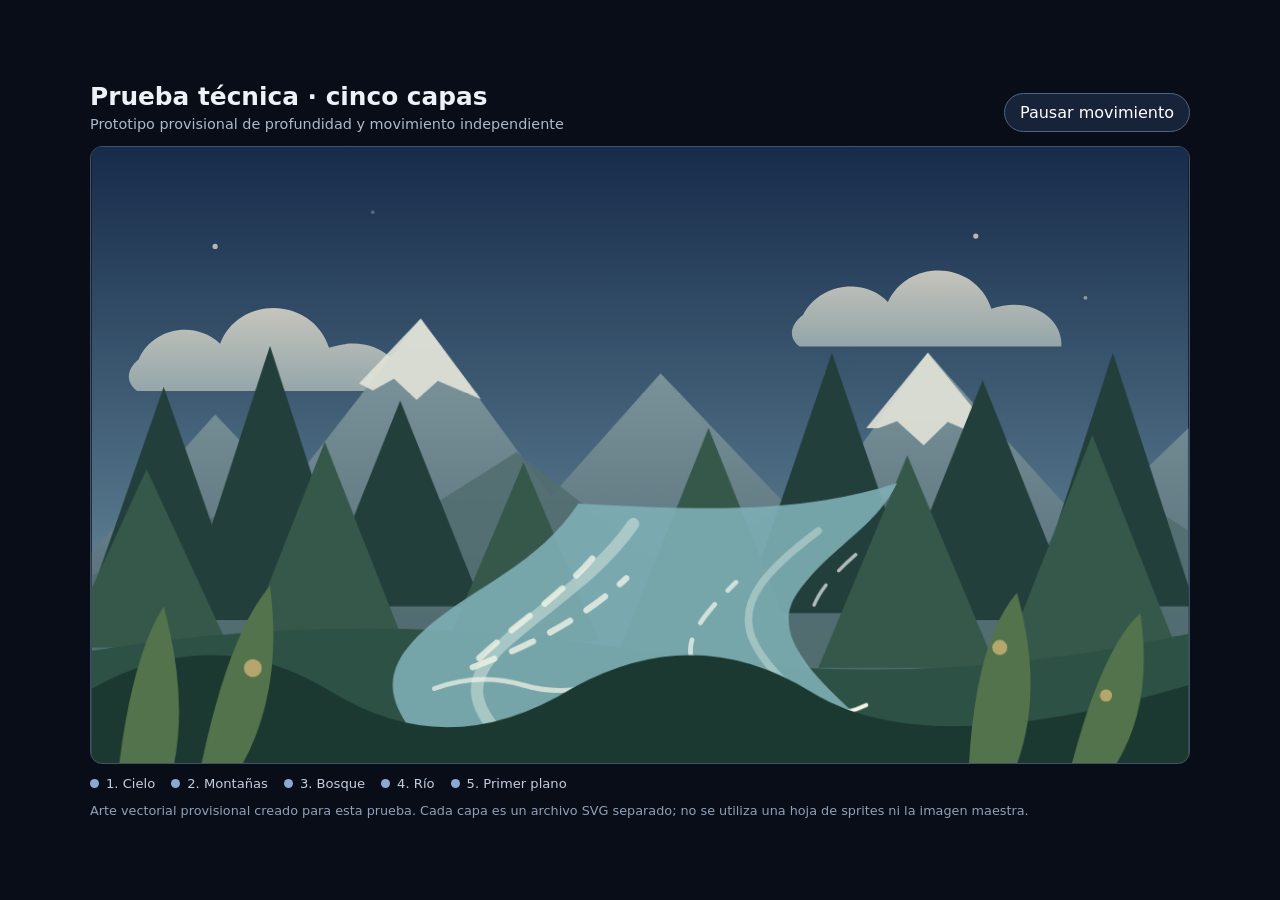
<file: prototype/level-01/index.html>
<!doctype html>
<html lang="es">
<head>
<meta charset="utf-8">
<meta name="viewport" content="width=device-width, initial-scale=1, viewport-fit=cover">
<meta name="theme-color" content="#080d18">
<title>Art Design Music — Prueba de cinco capas</title>
<style>
:root{color-scheme:dark;font-family:system-ui,-apple-system,BlinkMacSystemFont,"Segoe UI",sans-serif}
*{box-sizing:border-box}
body{margin:0;min-height:100vh;background:#080d18;color:#eef2f8;display:grid;place-items:center;padding:18px}
main{width:min(100%,1100px)}
header{display:flex;justify-content:space-between;align-items:end;gap:16px;flex-wrap:wrap;margin-bottom:14px}
h1{font-size:clamp(1.1rem,3vw,1.55rem);margin:0 0 5px}
p{margin:0;color:#aeb9ca;font-size:.9rem}
.controls{display:flex;gap:8px;align-items:center}
button{border:1px solid #53647d;background:#172338;color:#fff;border-radius:999px;padding:9px 15px;font:inherit}
button:focus-visible{outline:3px solid #b7d8ff;outline-offset:3px}
.stage{position:relative;width:100%;aspect-ratio:16/9;overflow:hidden;background:#101a2a;border:1px solid #43516a;border-radius:12px;isolation:isolate}
.layer{position:absolute;inset:0;width:100%;height:100%;object-fit:fill;pointer-events:none;will-change:transform}
.sky{z-index:1}
.mountains{z-index:2;animation:mountainDrift 18s ease-in-out infinite alternate}
.forest{z-index:3;animation:forestDrift 13s ease-in-out infinite alternate}
.river{z-index:4;animation:riverDrift 5s ease-in-out infinite alternate}
.foreground{z-index:5;animation:foregroundDrift 7s ease-in-out infinite alternate}
@keyframes mountainDrift{from{transform:translateX(-1.1%) scale(1.035)}to{transform:translateX(1.1%) scale(1.035)}}
@keyframes forestDrift{from{transform:translateX(1.6%) scale(1.04)}to{transform:translateX(-1.6%) scale(1.04)}}
@keyframes riverDrift{from{transform:translateX(-1.8%) translateY(.65%) scale(1.035)}to{transform:translateX(1.8%) translateY(-.65%) scale(1.035)}}
@keyframes foregroundDrift{from{transform:translateX(-2%) translateY(.45%) scale(1.05)}to{transform:translateX(2%) translateY(-.45%) scale(1.05)}}
.stage.paused .layer{animation-play-state:paused}
.legend{display:flex;gap:8px 16px;flex-wrap:wrap;margin-top:12px;color:#c5cede;font-size:.82rem}
.legend span{display:inline-flex;align-items:center;gap:7px}
.dot{width:9px;height:9px;border-radius:50%;display:inline-block;background:#8ca8d3}
.note{margin-top:12px;font-size:.8rem;color:#91a0b6}
@media(prefers-reduced-motion:reduce){.layer{animation:none!important}.stage.motion-override .mountains{animation:mountainDrift 18s ease-in-out infinite alternate!important}.stage.motion-override .forest{animation:forestDrift 13s ease-in-out infinite alternate!important}.stage.motion-override .river{animation:riverDrift 5s ease-in-out infinite alternate!important}.stage.motion-override .foreground{animation:foregroundDrift 7s ease-in-out infinite alternate!important}}
</style>
</head>
<body>
<main>
<header>
<div><h1>Prueba técnica · cinco capas</h1><p>Prototipo provisional de profundidad y movimiento independiente</p></div>
<div class="controls"><button id="toggle" type="button" aria-pressed="false">Pausar movimiento</button></div>
</header>
<section class="stage" id="stage" aria-label="Paisaje provisional compuesto por cinco imágenes transparentes independientes">
<img class="layer sky" src="assets/01-cielo.svg" alt="">
<img class="layer mountains" src="assets/02-montanas.svg" alt="">
<img class="layer forest" src="assets/03-bosque.svg" alt="">
<img class="layer river" src="assets/04-rio.svg" alt="">
<img class="layer foreground" src="assets/05-primer-plano.svg" alt="">
</section>
<div class="legend" aria-label="Capas">
<span><i class="dot"></i>1. Cielo</span><span><i class="dot"></i>2. Montañas</span><span><i class="dot"></i>3. Bosque</span><span><i class="dot"></i>4. Río</span><span><i class="dot"></i>5. Primer plano</span>
</div>
<p class="note">Arte vectorial provisional creado para esta prueba. Cada capa es un archivo SVG separado; no se utiliza una hoja de sprites ni la imagen maestra.</p>
</main>
<script>
const stage=document.getElementById('stage');
const toggle=document.getElementById('toggle');
const reducedMotion=window.matchMedia('(prefers-reduced-motion: reduce)');
let motionEnabled=!reducedMotion.matches;
function updateMotion(){
 stage.classList.toggle('paused',!motionEnabled);
 stage.classList.toggle('motion-override',motionEnabled&&reducedMotion.matches);
 toggle.textContent=motionEnabled?'Pausar movimiento':'Activar movimiento';
 toggle.setAttribute('aria-pressed',String(motionEnabled));
}
toggle.addEventListener('click',()=>{
 motionEnabled=!motionEnabled;
 updateMotion();
});
updateMotion();
</script>
</body>
</html>
</file>
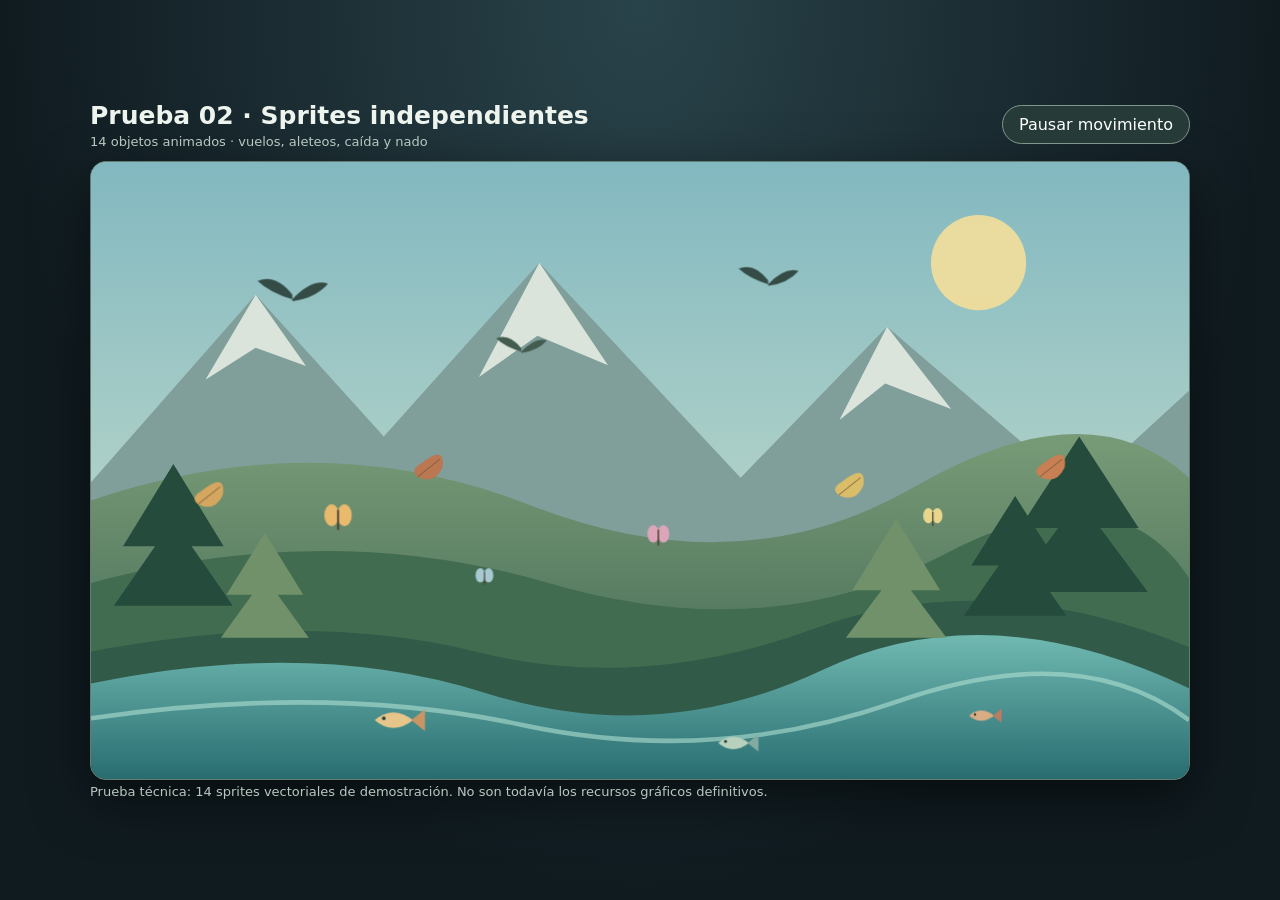
<file: prototype/level-02/index.html>
<!doctype html>
<html lang="es">
<head>
<meta charset="utf-8">
<meta name="viewport" content="width=device-width,initial-scale=1,viewport-fit=cover">
<title>Art Design Music — Prueba de sprites 01</title>
<style>
:root{color-scheme:dark;font-family:system-ui,-apple-system,sans-serif;background:#101b20;color:#edf3ed}
*{box-sizing:border-box}
body{margin:0;min-height:100vh;display:grid;place-items:center;padding:16px;background:radial-gradient(ellipse at 50% 0%,#29434a,#101b20 70%)}
main{width:min(100%,1100px)}
header{display:flex;justify-content:space-between;align-items:center;gap:12px;flex-wrap:wrap;margin:0 0 12px}
h1{font-size:clamp(18px,3vw,25px);font-weight:600;margin:0}
p{margin:4px 0 0;color:#b8c8c1;font-size:13px}
button{border:1px solid #82978c;background:#263a38;color:#fff;border-radius:999px;padding:9px 16px;font:inherit}
.scene{overflow:hidden;border:1px solid #637d72;border-radius:16px;box-shadow:0 18px 55px #0008;background:#9bc5c3}
svg{display:block;width:100%;height:auto}
.sprite{will-change:transform}
.bird{animation:bird-flight var(--duration) ease-in-out infinite alternate;animation-delay:var(--delay);transform-box:fill-box;transform-origin:center}
.wing{animation:wing-flap .48s ease-in-out infinite alternate;transform-box:fill-box;transform-origin:50% 90%}
.butterfly{animation:flutter var(--duration) ease-in-out infinite;animation-delay:var(--delay);transform-box:fill-box;transform-origin:center}
.bfly-wing{animation:butterfly-wing .22s ease-in-out infinite alternate;transform-box:fill-box;transform-origin:50% 50%}
.leaf{animation:leaf-fall var(--duration) linear infinite;animation-delay:var(--delay);transform-box:fill-box;transform-origin:center}
.fish{animation:fish-swim var(--duration) ease-in-out infinite alternate;animation-delay:var(--delay);transform-box:fill-box;transform-origin:center}
.ripple{animation:ripple 3.2s ease-out infinite;transform-box:fill-box;transform-origin:center}
@keyframes bird-flight{0%{transform:translate(0,0)}50%{transform:translate(34px,-18px)}100%{transform:translate(72px,3px)}}
@keyframes wing-flap{from{transform:scaleY(.45)}to{transform:scaleY(1.15)}}
@keyframes flutter{0%,100%{transform:translate(0,0) rotate(-5deg)}25%{transform:translate(18px,-16px) rotate(8deg)}55%{transform:translate(35px,4px) rotate(-7deg)}80%{transform:translate(12px,12px) rotate(5deg)}}
@keyframes butterfly-wing{from{transform:scaleX(.18)}to{transform:scaleX(1)}}
@keyframes leaf-fall{0%{transform:translate(0,-35px) rotate(0deg);opacity:0}12%{opacity:1}50%{transform:translate(35px,105px) rotate(150deg)}100%{transform:translate(-8px,230px) rotate(330deg);opacity:0}}
@keyframes fish-swim{0%{transform:translateX(-24px) scaleX(1)}48%{transform:translateX(36px) scaleX(1)}50%{transform:translateX(36px) scaleX(-1)}100%{transform:translateX(-24px) scaleX(-1)}}
@keyframes ripple{0%{transform:scale(.4);opacity:.65}100%{transform:scale(1.8);opacity:0}}
.paused *{animation-play-state:paused!important}
@media(prefers-reduced-motion:reduce){.sprite,.wing,.bfly-wing,.ripple{animation:none!important}}
</style>
</head>
<body>
<main>
<header><div><h1>Prueba 02 · Sprites independientes</h1><p>14 objetos animados · vuelos, aleteos, caída y nado</p></div><button id="toggle" type="button">Pausar movimiento</button></header>
<div class="scene" id="scene">
<svg viewBox="0 0 1200 675" role="img" aria-label="Paisaje de montañas, bosque y río con aves, mariposas, hojas y peces en movimiento">
<defs>
<linearGradient id="sky" x2="0" y2="1"><stop stop-color="#82b8c0"/><stop offset="1" stop-color="#d6e6cf"/></linearGradient>
<linearGradient id="water" x2="0" y2="1"><stop stop-color="#70b9b1"/><stop offset="1" stop-color="#286c70"/></linearGradient>
<linearGradient id="hill" x2="0" y2="1"><stop stop-color="#789b77"/><stop offset="1" stop-color="#385d4c"/></linearGradient>
</defs>
<rect width="1200" height="675" fill="url(#sky)"/>
<circle cx="970" cy="110" r="52" fill="#f4df9b" opacity=".9"/>
<path d="M0 350 180 145 320 300 490 110 710 345 870 180 1080 360 1200 250V675H0Z" fill="#809f9b"/>
<path d="m180 145 55 78-55-20-55 35zm310-35 75 112-77-32-64 45zm380 70 70 90-72-28-50 40z" fill="#e4ece1" opacity=".9"/>
<path d="M0 370Q250 285 480 375T900 355T1200 345V675H0Z" fill="url(#hill)"/>
<path d="M0 460Q260 390 500 460T930 430T1200 455V675H0Z" fill="#426c50"/>
<path d="M0 535Q240 490 420 535T790 510T1200 530V675H0Z" fill="#315b48"/>
<path d="M0 570Q240 520 430 580T800 555T1200 575V675H0Z" fill="url(#water)"/>
<path d="M0 608Q260 570 470 615T880 590T1200 610" fill="none" stroke="#b0dfd0" stroke-width="5" opacity=".6"/>
<g fill="#244b3c"><path d="M90 480v-150l-55 90h35l-45 65h130l-45-65h35l-55-90v150z"/><path d="M1080 470V300l-65 100h42l-52 70h150l-52-70h42l-65-100v170z"/><path d="M1010 505V365l-48 76h30l-38 55h112l-38-55h30l-48-76v140z"/></g>
<g fill="#71916a"><path d="M190 520v-115l-42 68h28l-34 47h96l-34-47h28l-42-68v115z"/><path d="M880 520v-130l-48 78h32l-39 52h110l-39-52h32l-48-78v130z"/></g>
<!-- 3 aves: cada grupo tiene trayectoria y alas propias -->
<g class="sprite bird" style="--duration:8s;--delay:-2s" transform="translate(220 145)" fill="#344b46"><g class="wing"><path d="M0 0Q-18 -23 -38 -15Q-24 -2 0 5Q22 -18 39 -12Q25 4 0 7Z"/></g></g>
<g class="sprite bird" style="--duration:11s;--delay:-7s" transform="translate(470 205) scale(.72)" fill="#435c50"><g class="wing"><path d="M0 0Q-18 -23 -38 -15Q-24 -2 0 5Q22 -18 39 -12Q25 4 0 7Z"/></g></g>
<g class="sprite bird" style="--duration:9s;--delay:-4s" transform="translate(740 130) scale(.85)" fill="#344b46"><g class="wing"><path d="M0 0Q-18 -23 -38 -15Q-24 -2 0 5Q22 -18 39 -12Q25 4 0 7Z"/></g></g>
<!-- 4 mariposas -->
<g class="sprite butterfly" style="--duration:7s;--delay:-1s" transform="translate(270 390)"><g fill="#e9b96e"><ellipse class="bfly-wing" cx="-7" cy="-4" rx="8" ry="12"/><ellipse class="bfly-wing" cx="7" cy="-4" rx="8" ry="12"/></g><path d="M0 -10V12" stroke="#493d32" stroke-width="2"/></g>
<g class="sprite butterfly" style="--duration:9s;--delay:-5s" transform="translate(620 410) scale(.8)"><g fill="#dca5b8"><ellipse class="bfly-wing" cx="-7" cy="-4" rx="8" ry="12"/><ellipse class="bfly-wing" cx="7" cy="-4" rx="8" ry="12"/></g><path d="M0 -10V12" stroke="#493d32" stroke-width="2"/></g>
<g class="sprite butterfly" style="--duration:8s;--delay:-3s" transform="translate(920 390) scale(.7)"><g fill="#e8d68d"><ellipse class="bfly-wing" cx="-7" cy="-4" rx="8" ry="12"/><ellipse class="bfly-wing" cx="7" cy="-4" rx="8" ry="12"/></g><path d="M0 -10V12" stroke="#493d32" stroke-width="2"/></g>
<g class="sprite butterfly" style="--duration:10s;--delay:-7s" transform="translate(430 455) scale(.65)"><g fill="#a8c9d1"><ellipse class="bfly-wing" cx="-7" cy="-4" rx="8" ry="12"/><ellipse class="bfly-wing" cx="7" cy="-4" rx="8" ry="12"/></g><path d="M0 -10V12" stroke="#493d32" stroke-width="2"/></g>
<!-- 4 hojas que caen desde distintas posiciones -->
<g class="sprite leaf" style="--duration:8s;--delay:-2s" transform="translate(120 360)"><path d="M0 0Q28 -22 24 4Q15 23 -3 14Q-12 7 0 0Z" fill="#d4a65f"/><path d="m-3 14 24-19" stroke="#775c3d" fill="none"/></g>
<g class="sprite leaf" style="--duration:10s;--delay:-6s" transform="translate(1040 330)"><path d="M0 0Q28 -22 24 4Q15 23 -3 14Q-12 7 0 0Z" fill="#c77f53"/><path d="m-3 14 24-19" stroke="#775c3d" fill="none"/></g>
<g class="sprite leaf" style="--duration:9s;--delay:-4s" transform="translate(820 350)"><path d="M0 0Q28 -22 24 4Q15 23 -3 14Q-12 7 0 0Z" fill="#d9bd69"/><path d="m-3 14 24-19" stroke="#775c3d" fill="none"/></g>
<g class="sprite leaf" style="--duration:11s;--delay:-8s" transform="translate(360 330)"><path d="M0 0Q28 -22 24 4Q15 23 -3 14Q-12 7 0 0Z" fill="#bb7652"/><path d="m-3 14 24-19" stroke="#775c3d" fill="none"/></g>
<!-- 3 peces con nado alternado -->
<g class="sprite fish" style="--duration:6s;--delay:-1s" transform="translate(330 610)" fill="#e5c58a"><path d="M-20 0Q0 -17 22 0Q0 17 -20 0Z"/><path d="m20 0 15-12v24z" fill="#c99565"/><circle cx="-10" cy="-2" r="2" fill="#273e3c"/></g>
<g class="sprite fish" style="--duration:8s;--delay:-4s" transform="translate(700 635) scale(.8)" fill="#b8d1bd"><path d="M-20 0Q0 -17 22 0Q0 17 -20 0Z"/><path d="m20 0 15-12v24z" fill="#83aaa0"/><circle cx="-10" cy="-2" r="2" fill="#273e3c"/></g>
<g class="sprite fish" style="--duration:7s;--delay:-2s" transform="translate(970 605) scale(.65)" fill="#d9ad83"><path d="M-20 0Q0 -17 22 0Q0 17 -20 0Z"/><path d="m20 0 15-12v24z" fill="#b97d62"/><circle cx="-10" cy="-2" r="2" fill="#273e3c"/></g>
</svg>
</div>
<p>Prueba técnica: 14 sprites vectoriales de demostración. No son todavía los recursos gráficos definitivos.</p>
</main>
<script>
const scene=document.getElementById('scene');
const button=document.getElementById('toggle');
button.addEventListener('click',()=>{const paused=scene.classList.toggle('paused');button.textContent=paused?'Reanudar movimiento':'Pausar movimiento';});
</script>
</body>
</html>
</file>
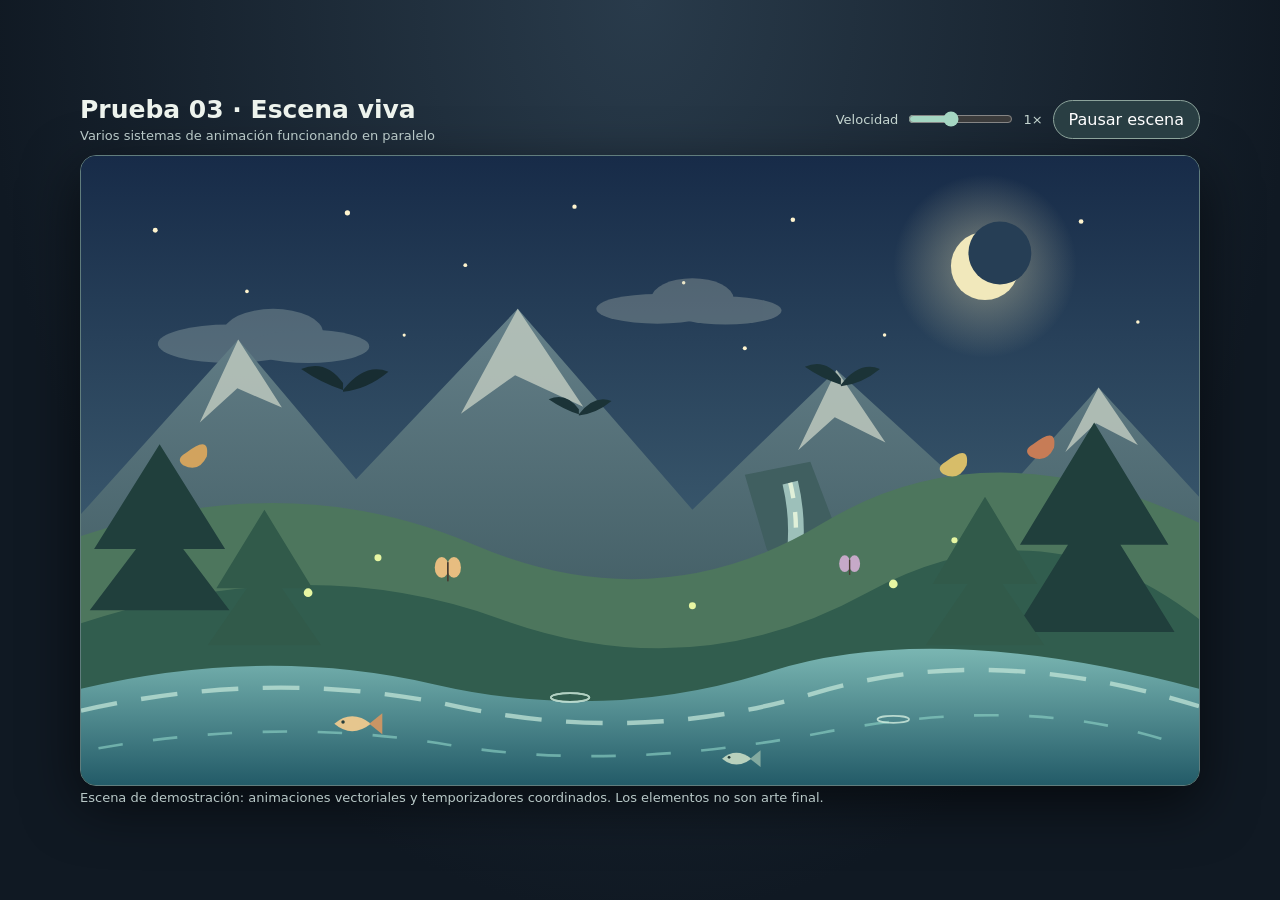
<file: prototype/level-03/index.html>
<!doctype html>
<html lang="es">
<head>
<meta charset="utf-8"><meta name="viewport" content="width=device-width,initial-scale=1,viewport-fit=cover">
<meta name="theme-color" content="#101b2b"><title>Art Design Music — Escena viva 03</title>
<style>
:root{color-scheme:dark;font-family:system-ui,-apple-system,sans-serif;background:#101923;color:#edf3ed;--speed:1}
*{box-sizing:border-box}body{margin:0;min-height:100vh;padding:16px;display:grid;place-items:center;background:radial-gradient(ellipse at 50% 0%,#293b4b,#101923 72%)}
main{width:min(100%,1120px)}header{display:flex;align-items:center;justify-content:space-between;gap:12px;flex-wrap:wrap;margin:0 0 12px}
h1{font-size:clamp(18px,3vw,25px);font-weight:650;margin:0}p{margin:4px 0 0;color:#b8c8c7;font-size:13px}
.controls{display:flex;align-items:center;gap:10px;flex-wrap:wrap}button{border:1px solid #8ca39b;background:#293e43;color:#fff;border-radius:99px;padding:9px 15px;font:inherit}
.speed{display:flex;align-items:center;gap:8px;font-size:13px;color:#c5d5d0}.speed input{width:105px;accent-color:#a5d6c2}
.scene{overflow:hidden;border:1px solid #617d7d;border-radius:16px;box-shadow:0 18px 55px #0009;background:#14283b}
svg{display:block;width:100%;height:auto}.paused *{animation-play-state:paused!important}
.cloud{animation:cloud-drift calc(42s / var(--speed)) linear infinite}.cloud.slow{animation-duration:calc(68s / var(--speed))}
.star{transform-box:fill-box;transform-origin:center;animation:twinkle calc(var(--t) / var(--speed)) ease-in-out infinite;animation-delay:var(--d)}
.moon{transform-box:fill-box;transform-origin:center;animation:moon-glow calc(8s / var(--speed)) ease-in-out infinite alternate}
.bird{transform-box:fill-box;animation:bird-path calc(var(--t) / var(--speed)) ease-in-out infinite alternate;animation-delay:var(--d);transform-box:fill-box;transform-origin:center}
.wing{animation:wing-flap calc(.55s / var(--speed)) ease-in-out infinite alternate;transform-box:fill-box;transform-origin:50% 90%}
.firefly{transform-box:fill-box;animation:firefly-drift calc(var(--t) / var(--speed)) ease-in-out infinite alternate;animation-delay:var(--d);transform-box:fill-box;transform-origin:center}
.firefly circle{animation:firefly-glow calc(2.4s / var(--speed)) ease-in-out infinite alternate}
.leaf{transform-box:fill-box;animation:leaf-fall calc(var(--t) / var(--speed)) linear infinite;animation-delay:var(--d);transform-box:fill-box;transform-origin:center}
.butterfly{transform-box:fill-box;animation:butterfly-path calc(var(--t) / var(--speed)) ease-in-out infinite;animation-delay:var(--d);transform-box:fill-box;transform-origin:center}
.bflywing{animation:butterfly-flap calc(.24s / var(--speed)) ease-in-out infinite alternate;transform-box:fill-box;transform-origin:50% 50%}
.tree{animation:tree-sway calc(7s / var(--speed)) ease-in-out infinite alternate;transform-box:fill-box;transform-origin:bottom center}
.waterfall{animation:waterfall-flow calc(1.8s / var(--speed)) linear infinite}
.current{animation:water-current calc(5s / var(--speed)) linear infinite}
.ripple{animation:ripple calc(3.6s / var(--speed)) ease-out infinite;transform-box:fill-box;transform-origin:center}
.fish{animation:fish-swim calc(var(--t) / var(--speed)) ease-in-out infinite alternate;animation-delay:var(--d);transform-box:fill-box;transform-origin:center}
@keyframes cloud-drift{from{transform:translateX(-190px)}to{transform:translateX(390px)}}
@keyframes twinkle{0%,100%{opacity:.28;scale:.72}50%{opacity:1;scale:1.28}}
@keyframes moon-glow{from{filter:drop-shadow(0 0 5px #f4e7b0)}to{filter:drop-shadow(0 0 24px #f4e7b0)}}
@keyframes bird-path{0%{translate:0 0}45%{translate:65px -24px}100%{translate:135px 8px}}
@keyframes wing-flap{from{scale:1 .35}to{scale:1 1.1}}
@keyframes firefly-drift{from{translate:-9px 9px}to{translate:18px -24px}}
@keyframes firefly-glow{from{opacity:.25;filter:drop-shadow(0 0 2px #d7ef9d)}to{opacity:1;filter:drop-shadow(0 0 12px #e5ffad)}}
@keyframes leaf-fall{0%{translate:0 -30px;rotate:0deg;opacity:0}12%{opacity:1}55%{translate:28px 110px;rotate:170deg}100%{translate:-12px 245px;rotate:340deg;opacity:0}}
@keyframes butterfly-path{0%,100%{translate:0 0;rotate:-7deg}30%{translate:25px -22px;rotate:8deg}65%{translate:48px 8px;rotate:-8deg}}
@keyframes butterfly-flap{from{scale:.15 1}to{scale:1 1}}
@keyframes tree-sway{from{rotate:-1.1deg}to{rotate:1.1deg}}
@keyframes waterfall-flow{to{stroke-dashoffset:-72}}
@keyframes water-current{to{stroke-dashoffset:-150}}
@keyframes ripple{0%{scale:.3;opacity:.7}100%{scale:2.2;opacity:0}}
@keyframes fish-swim{0%{translate:-26px 0;scale:1 1}48%{translate:42px 0;scale:1 1}50%{translate:42px 0;scale:-1 1}100%{translate:-26px 0;scale:-1 1}}
@media(prefers-reduced-motion:reduce){*{animation:none!important}}
</style></head>
<body><main>
<header><div><h1>Prueba 03 · Escena viva</h1><p>Varios sistemas de animación funcionando en paralelo</p></div>
<div class="controls"><label class="speed">Velocidad <input id="speed" type="range" min=".5" max="1.8" step=".1" value="1"><output id="speedValue">1×</output></label><button id="toggle">Pausar escena</button></div></header>
<div class="scene" id="scene">
<svg viewBox="0 0 1280 720" role="img" aria-label="Paisaje nocturno animado con estrellas, luna, nubes, aves, luciérnagas, mariposas, hojas, árboles, cascada, río y peces">
<defs>
<linearGradient id="night" x2="0" y2="1"><stop stop-color="#172b48"/><stop offset=".58" stop-color="#38566b"/><stop offset="1" stop-color="#829b91"/></linearGradient>
<linearGradient id="mountain" x2="0" y2="1"><stop stop-color="#647f88"/><stop offset="1" stop-color="#304c52"/></linearGradient>
<linearGradient id="river" x2="0" y2="1"><stop stop-color="#7ab6b2"/><stop offset="1" stop-color="#235b68"/></linearGradient>
<radialGradient id="glow"><stop stop-color="#f1e8b6" stop-opacity=".45"/><stop offset="1" stop-color="#f1e8b6" stop-opacity="0"/></radialGradient>
</defs>
<rect width="1280" height="720" fill="url(#night)"/>
<circle cx="1035" cy="126" r="105" fill="url(#glow)"/>
<g class="moon"><circle cx="1035" cy="126" r="39" fill="#f1e8bb"/><circle cx="1052" cy="111" r="36" fill="#263e55"/></g>
<!-- estrellas con ritmos diferentes -->
<g fill="#fff4ce">
<circle class="star" style="--t:2.1s;--d:-.3s" cx="85" cy="85" r="2.8"/><circle class="star" style="--t:3.2s;--d:-1.8s" cx="190" cy="155" r="2.1"/>
<circle class="star" style="--t:2.6s;--d:-.9s" cx="305" cy="65" r="3"/><circle class="star" style="--t:4s;--d:-2.2s" cx="440" cy="125" r="2.2"/>
<circle class="star" style="--t:2.3s;--d:-1.2s" cx="565" cy="58" r="2.5"/><circle class="star" style="--t:3.5s;--d:-.5s" cx="690" cy="145" r="2"/>
<circle class="star" style="--t:2.8s;--d:-2s" cx="815" cy="73" r="2.6"/><circle class="star" style="--t:3.7s;--d:-1.4s" cx="920" cy="205" r="2"/>
<circle class="star" style="--t:2.2s;--d:-.7s" cx="1145" cy="75" r="2.7"/><circle class="star" style="--t:4.1s;--d:-2.7s" cx="1210" cy="190" r="2"/>
<circle class="star" style="--t:2.9s;--d:-1.1s" cx="370" cy="205" r="1.8"/><circle class="star" style="--t:3.3s;--d:-2.3s" cx="760" cy="220" r="2.3"/>
</g>
<!-- nubes separadas -->
<g class="cloud slow" fill="#a6b8b4" opacity=".34"><ellipse cx="170" cy="215" rx="82" ry="22"/><ellipse cx="220" cy="202" rx="57" ry="27"/><ellipse cx="260" cy="218" rx="70" ry="19"/></g>
<g class="cloud" fill="#c0c9bd" opacity=".3"><ellipse cx="660" cy="175" rx="70" ry="17"/><ellipse cx="700" cy="163" rx="47" ry="23"/><ellipse cx="738" cy="177" rx="64" ry="16"/></g>
<!-- montañas -->
<path d="M0 410 180 210 315 370 500 175 700 405 865 245 1040 405 1165 265 1280 390V720H0Z" fill="url(#mountain)"/>
<path d="m180 210 50 78-51-22-43 39zm320-35 75 112-78-36-62 44zm365 70 56 83-58-29-42 38zm300 20 45 66-48-25-35 33z" fill="#c0cbc0" opacity=".82"/>
<!-- cascada y riscos -->
<path d="M760 365 835 350 875 455 830 520 785 450Z" fill="#405f60"/>
<path d="M812 374Q824 424 814 476T831 552" fill="none" stroke="#b4d9d1" stroke-width="18" opacity=".8"/>
<path class="waterfall" d="M812 374Q824 424 814 476T831 552" fill="none" stroke="#e0f0d9" stroke-width="5" stroke-dasharray="18 16"/>
<!-- lomas y río -->
<path d="M0 435Q240 355 450 445T850 420T1280 420V720H0Z" fill="#4d765d"/>
<path d="M0 535Q260 450 480 530T900 500T1280 530V720H0Z" fill="#315d4e"/>
<path d="M0 610Q210 560 405 605T790 590T1280 610V720H0Z" fill="url(#river)"/>
<path class="current" d="M0 635Q220 585 430 630T840 615T1280 630" fill="none" stroke="#c0e5d7" stroke-width="5" stroke-dasharray="42 28" opacity=".75"/>
<path class="current" d="M20 678Q230 642 420 674T850 660T1260 675" fill="none" stroke="#8bd0c4" stroke-width="3" stroke-dasharray="28 35" opacity=".65"/>
<!-- árboles con balanceo -->
<g class="tree" fill="#203f3c"><path d="M90 550V330l-75 120h48L10 520h160l-53-70h48L90 330v220Z"/><path d="M1160 555V305l-85 140h55l-62 100h184l-62-100h55l-85-140v250Z"/></g>
<g class="tree" fill="#315a4a" style="animation-delay:-3s"><path d="M210 560V405l-55 90h35l-45 65h130l-45-65h35l-55-90v155Z"/><path d="M1035 560V390l-60 100h40l-48 70h136l-48-70h40l-60-100v170Z"/></g>
<!-- aves con trayectorias y alas -->
<g transform="translate(300 260)" fill="#182d32"><g class="bird" style="--t:10s;--d:-4s"><g class="wing"><path d="M0 0Q-20 -28 -48 -16Q-25 0 0 8Q25 -24 52 -13Q28 7 0 10Z"/></g></g></g>
<g transform="translate(570 290) scale(.72)" fill="#1b3337"><g class="bird" style="--t:13s;--d:-8s"><g class="wing"><path d="M0 0Q-20 -28 -48 -16Q-25 0 0 8Q25 -24 52 -13Q28 7 0 10Z"/></g></g></g>
<g transform="translate(870 255) scale(.86)" fill="#1b3337"><g class="bird" style="--t:11s;--d:-2s"><g class="wing"><path d="M0 0Q-20 -28 -48 -16Q-25 0 0 8Q25 -24 52 -13Q28 7 0 10Z"/></g></g></g>
<!-- luciérnagas -->
<g transform="translate(260 500)"><g class="firefly" style="--t:4.5s;--d:-1s"><circle r="5" fill="#e7f6a2"/></g></g>
<g transform="translate(340 460)"><g class="firefly" style="--t:5.8s;--d:-3s"><circle r="4" fill="#e7f6a2"/></g></g>
<g transform="translate(930 490)"><g class="firefly" style="--t:4.9s;--d:-2s"><circle r="5" fill="#e7f6a2"/></g></g>
<g transform="translate(1000 440)"><g class="firefly" style="--t:6s;--d:-4s"><circle r="3.5" fill="#e7f6a2"/></g></g>
<g transform="translate(700 515)"><g class="firefly" style="--t:5.2s;--d:-.5s"><circle r="4" fill="#e7f6a2"/></g></g>
<!-- mariposas -->
<g transform="translate(420 475)"><g class="butterfly" style="--t:8s;--d:-2s"><g fill="#e7bd80"><ellipse class="bflywing" cx="-7" cy="-4" rx="8" ry="12"/><ellipse class="bflywing" cx="7" cy="-4" rx="8" ry="12"/></g><path d="M0 -10V12" stroke="#493d32" stroke-width="2"/></g></g>
<g transform="translate(880 470) scale(.8)"><g class="butterfly" style="--t:10s;--d:-6s"><g fill="#c6a9c8"><ellipse class="bflywing" cx="-7" cy="-4" rx="8" ry="12"/><ellipse class="bflywing" cx="7" cy="-4" rx="8" ry="12"/></g><path d="M0 -10V12" stroke="#493d32" stroke-width="2"/></g></g>
<!-- hojas en caída -->
<g transform="translate(120 340)"><g class="leaf" style="--t:9s;--d:-2s"><path d="M0 0Q28 -22 24 4Q15 23 -3 14Q-12 7 0 0Z" fill="#d2a35e"/></g></g>
<g transform="translate(1090 330)"><g class="leaf" style="--t:11s;--d:-7s"><path d="M0 0Q28 -22 24 4Q15 23 -3 14Q-12 7 0 0Z" fill="#c77c56"/></g></g>
<g transform="translate(990 350)"><g class="leaf" style="--t:10s;--d:-4s"><path d="M0 0Q28 -22 24 4Q15 23 -3 14Q-12 7 0 0Z" fill="#d7bd69"/></g></g>
<!-- peces -->
<g transform="translate(310 650)" fill="#e6c68e"><g class="fish" style="--t:7s;--d:-2s"><path d="M-20 0Q0 -17 22 0Q0 17 -20 0Z"/><path d="m20 0 15-12v24z" fill="#c99565"/><circle cx="-10" cy="-2" r="2" fill="#263d3b"/></g></g>
<g transform="translate(750 690) scale(.8)" fill="#b8d1bd"><g class="fish" style="--t:9s;--d:-5s"><path d="M-20 0Q0 -17 22 0Q0 17 -20 0Z"/><path d="m20 0 15-12v24z" fill="#83aaa0"/><circle cx="-10" cy="-2" r="2" fill="#263d3b"/></g></g>
<!-- ondas circulares -->
<g fill="none" stroke="#d3eee0" stroke-width="2" opacity=".8"><ellipse class="ripple" cx="560" cy="620" rx="22" ry="5"/><ellipse class="ripple" style="animation-delay:-1.8s" cx="560" cy="620" rx="22" ry="5"/><ellipse class="ripple" style="animation-delay:-.9s" cx="930" cy="645" rx="18" ry="4"/></g>
</svg></div>
<p>Escena de demostración: animaciones vectoriales y temporizadores coordinados. Los elementos no son arte final.</p>
</main>
<script>
const scene=document.getElementById('scene'),toggle=document.getElementById('toggle'),slider=document.getElementById('speed'),value=document.getElementById('speedValue');
toggle.addEventListener('click',()=>{const paused=scene.classList.toggle('paused');toggle.textContent=paused?'Reanudar escena':'Pausar escena';});
slider.addEventListener('input',()=>{const speed=Number(slider.value);document.documentElement.style.setProperty('--speed',speed);value.value=speed.toFixed(1)+'×';value.textContent=speed.toFixed(1)+'×';});
</script></body></html>
</file>
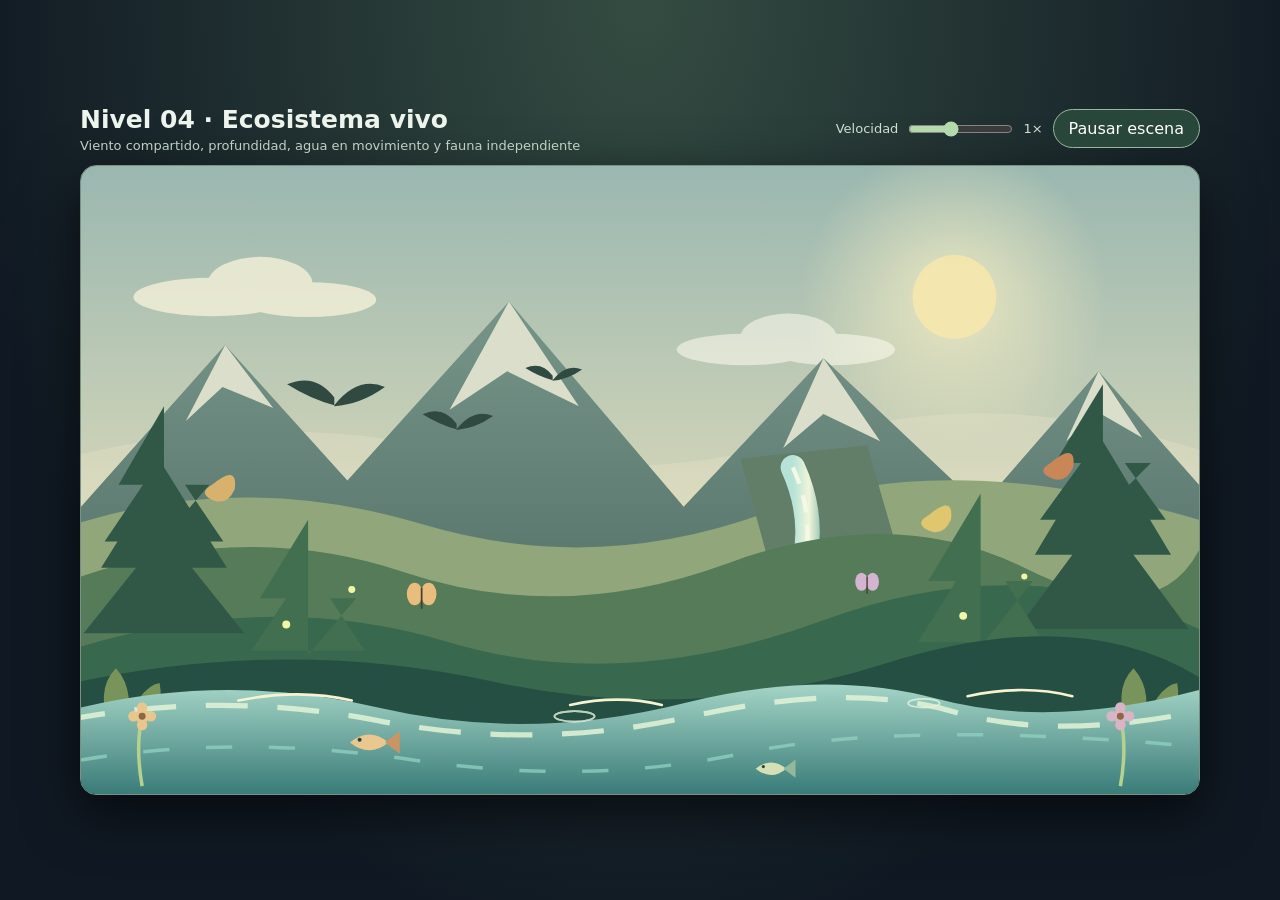
<file: prototype/level-04/index.html>
<!doctype html>
<html lang="es">
<head>
<meta charset="utf-8">
<meta name="viewport" content="width=device-width,initial-scale=1,viewport-fit=cover">
<meta name="theme-color" content="#10251f">
<title>Art Design Music — Ecosistema vivo 04</title>
<style>
:root{color-scheme:dark;font-family:system-ui,-apple-system,sans-serif;background:#101923;color:#edf3ed;--speed:1}
*{box-sizing:border-box}
body{margin:0;min-height:100vh;padding:16px;display:grid;place-items:center;background:radial-gradient(ellipse at 50% 0%,#344c42,#101923 75%)}
main{width:min(100%,1120px)}
header{display:flex;align-items:center;justify-content:space-between;gap:12px;flex-wrap:wrap;margin:0 0 12px}
h1{font-size:clamp(18px,3vw,25px);font-weight:650;margin:0}
p{margin:4px 0 0;color:#c0d0c4;font-size:13px}
.controls{display:flex;align-items:center;gap:10px;flex-wrap:wrap}
button{border:1px solid #9ab5a2;background:#29463b;color:#fff;border-radius:99px;padding:9px 15px;font:inherit}
.speed{display:flex;align-items:center;gap:8px;font-size:13px;color:#d0ddd2}
.speed input{width:105px;accent-color:#b5d9ad}
.scene{overflow:hidden;border:1px solid #789181;border-radius:16px;box-shadow:0 18px 55px #0009;background:#142d29}
svg{display:block;width:100%;height:auto}
.paused *{animation-play-state:paused!important}
.sky-cloud{animation:cloud-drift calc(58s / var(--speed)) linear infinite}
.sky-cloud.second{animation-duration:calc(82s / var(--speed))}
.far-haze{animation:haze-drift calc(95s / var(--speed)) ease-in-out infinite alternate}
.mid-tree{transform-box:fill-box;transform-origin:bottom center;animation:tree-sway calc(8s / var(--speed)) ease-in-out infinite alternate}
.mid-tree.delay{animation-delay:-3.7s}
.branch{transform-box:fill-box;transform-origin:bottom center;animation:branch-sway calc(5.5s / var(--speed)) ease-in-out infinite alternate}
.bird-flight{animation:bird-route calc(var(--t) / var(--speed)) ease-in-out infinite alternate;animation-delay:var(--d)}
.bird-wings{transform-box:fill-box;transform-origin:50% 90%;animation:flap calc(.48s / var(--speed)) ease-in-out infinite alternate}
.leaf-float{transform-box:fill-box;transform-origin:center;animation:leaf-route calc(var(--t) / var(--speed)) ease-in-out infinite;animation-delay:var(--d)}
.flower-head{transform-box:fill-box;transform-origin:bottom center;animation:flower-sway calc(4.8s / var(--speed)) ease-in-out infinite alternate}
.firefly{animation:firefly-route calc(var(--t) / var(--speed)) ease-in-out infinite alternate;animation-delay:var(--d)}
.firefly circle{animation:glow calc(2.8s / var(--speed)) ease-in-out infinite alternate}
.butterfly-route{animation:butterfly-route calc(var(--t) / var(--speed)) ease-in-out infinite alternate;animation-delay:var(--d)}
.butterfly-wing{transform-box:fill-box;transform-origin:50% 50%;animation:butterfly-flap calc(.26s / var(--speed)) ease-in-out infinite alternate}
.waterfall-flow{animation:waterfall-flow calc(1.5s / var(--speed)) linear infinite}
.water-shimmer{animation:shimmer calc(3.2s / var(--speed)) ease-in-out infinite alternate}
.river-flow{animation:river-flow calc(5.5s / var(--speed)) linear infinite}
.river-flow.slower{animation-duration:calc(8s / var(--speed))}
.ripple{transform-box:fill-box;transform-origin:center;animation:ripple calc(4s / var(--speed)) ease-out infinite}
.mist{animation:mist-rise calc(12s / var(--speed)) ease-in-out infinite alternate}
.fish-route{animation:fish-route calc(var(--t) / var(--speed)) ease-in-out infinite alternate;animation-delay:var(--d)}
.fish-tail{transform-box:fill-box;transform-origin:0 50%;animation:tail-beat calc(.55s / var(--speed)) ease-in-out infinite alternate}
@keyframes cloud-drift{from{translate:-180px 0}to{translate:320px 0}}
@keyframes haze-drift{from{translate:-20px 0;opacity:.25}to{translate:45px -8px;opacity:.5}}
@keyframes tree-sway{from{rotate:-1.2deg}to{rotate:1.2deg}}
@keyframes branch-sway{from{rotate:-2deg}to{rotate:2deg}}
@keyframes bird-route{0%{translate:0 0}48%{translate:78px -25px}100%{translate:152px 12px}}
@keyframes flap{from{scale:1 .28}to{scale:1 1.12}}
@keyframes leaf-route{0%{translate:0 -12px;rotate:0deg;opacity:0}12%{opacity:1}55%{translate:28px 95px;rotate:155deg}100%{translate:-8px 190px;rotate:320deg;opacity:0}}
@keyframes flower-sway{from{rotate:-4deg}to{rotate:4deg}}
@keyframes firefly-route{from{translate:-13px 9px}to{translate:20px -25px}}
@keyframes glow{from{opacity:.2;filter:drop-shadow(0 0 2px #e8f6a5)}to{opacity:1;filter:drop-shadow(0 0 13px #eaff9c)}}
@keyframes butterfly-route{0%,100%{translate:0 0;rotate:-8deg}35%{translate:35px -25px;rotate:9deg}70%{translate:62px 10px;rotate:-5deg}}
@keyframes butterfly-flap{from{scale:.12 1}to{scale:1 1}}
@keyframes waterfall-flow{to{stroke-dashoffset:-90}}
@keyframes shimmer{from{opacity:.25}to{opacity:.85}}
@keyframes river-flow{to{stroke-dashoffset:-180}}
@keyframes ripple{0%{scale:.35;opacity:.7}100%{scale:2.4;opacity:0}}
@keyframes mist-rise{from{translate:0 8px;opacity:.18}to{translate:12px -18px;opacity:.52}}
@keyframes fish-route{0%{translate:-30px 0}48%{translate:48px -5px}50%{translate:48px -5px;scale:-1 1}100%{translate:-30px 0;scale:-1 1}}
@keyframes tail-beat{from{rotate:-24deg}to{rotate:24deg}}
@media(prefers-reduced-motion:reduce){*{animation:none!important}}
</style>
</head>
<body>
<main>
<header>
<div><h1>Nivel 04 · Ecosistema vivo</h1><p>Viento compartido, profundidad, agua en movimiento y fauna independiente</p></div>
<div class="controls">
<label class="speed">Velocidad <input id="speed" type="range" min=".5" max="1.8" step=".1" value="1"><output id="speedValue">1×</output></label>
<button id="toggle" type="button">Pausar escena</button>
</div>
</header>
<div class="scene" id="scene">
<svg viewBox="0 0 1280 720" role="img" aria-label="Diorama de papel de un bosque con montañas, cascada, río, árboles, aves, peces y mariposas">
<defs>
<linearGradient id="sky" x2="0" y2="1"><stop stop-color="#9ab7b0"/><stop offset=".55" stop-color="#d4d6b8"/><stop offset="1" stop-color="#f0d6a6"/></linearGradient>
<linearGradient id="mountain" x2="0" y2="1"><stop stop-color="#78958a"/><stop offset="1" stop-color="#405f55"/></linearGradient>
<linearGradient id="water" x2="0" y2="1"><stop stop-color="#a4d4c6"/><stop offset="1" stop-color="#397b78"/></linearGradient>
<linearGradient id="falls" x2="1" y2="0"><stop stop-color="#b6e2d7"/><stop offset=".5" stop-color="#f0f5d9"/><stop offset="1" stop-color="#7db7b0"/></linearGradient>
<radialGradient id="sunlight"><stop stop-color="#fff4c6" stop-opacity=".72"/><stop offset="1" stop-color="#fff4c6" stop-opacity="0"/></radialGradient>
</defs>
<!-- cielo y luz -->
<rect width="1280" height="720" fill="url(#sky)"/>
<circle cx="1000" cy="150" r="175" fill="url(#sunlight)"/>
<circle cx="1000" cy="150" r="48" fill="#f7e7ad" opacity=".9"/>
<g class="sky-cloud" fill="#fff8df" opacity=".7"><ellipse cx="150" cy="150" rx="90" ry="22"/><ellipse cx="205" cy="135" rx="60" ry="31"/><ellipse cx="260" cy="153" rx="78" ry="20"/></g>
<g class="sky-cloud second" fill="#fffdf0" opacity=".55"><ellipse cx="760" cy="210" rx="78" ry="18"/><ellipse cx="810" cy="196" rx="55" ry="27"/><ellipse cx="860" cy="210" rx="72" ry="18"/></g>
<!-- bruma lejana -->
<g class="far-haze" fill="#e7e3c8" opacity=".35"><path d="M0 330Q210 280 420 325T840 310T1280 325V405H0Z"/></g>
<!-- montañas por planos -->
<path d="M0 390 165 205 305 360 490 155 690 390 850 220 1030 390 1165 235 1280 365V720H0Z" fill="url(#mountain)"/>
<path d="m165 205 55 72-58-24-42 39zm325-50 80 120-82-40-66 44zm360 65 65 95-65-31-46 39zm315 15 50 76-52-30-35 34z" fill="#e4e5d1" opacity=".92"/>
<path d="M0 408Q190 350 390 410T790 395T1280 405V720H0Z" fill="#91a77b"/>
<!-- riscos y cascada -->
<path d="M755 335 900 320 955 510 895 555 800 500Z" fill="#627d68"/>
<path d="M815 345Q840 400 828 455T852 548" fill="none" stroke="url(#falls)" stroke-width="28" stroke-linecap="round"/>
<path class="waterfall-flow" d="M815 345Q840 400 828 455T852 548" fill="none" stroke="#f4f8e6" stroke-width="5" stroke-dasharray="20 14"/>
<path d="M785 540Q850 520 920 548" fill="none" stroke="#d7eee0" stroke-width="12" opacity=".65"/>
<g class="mist" fill="#eaf0d9" opacity=".4"><ellipse cx="840" cy="555" rx="100" ry="24"/><ellipse cx="900" cy="565" rx="72" ry="17"/></g>
<!-- bosque medio -->
<path d="M0 470Q190 405 370 465T740 455T1080 460T1280 440V720H0Z" fill="#557b59"/>
<path d="M0 550Q220 485 420 545T850 520T1280 530V720H0Z" fill="#38684d"/>
<!-- árboles por grupos -->
<g fill="#315847">
<g class="mid-tree" transform="translate(95 555)"><path d="M0 0V-210L-72 -95H-32L-92 -20H92L32 -95H72L0 -210Z"/><path d="M0 -130V-280L-52 -190H-24L-68 -125H68L24 -190H52Z"/></g>
<g class="mid-tree delay" transform="translate(1170 550)"><path d="M0 0V-235L-78 -105H-35L-98 -20H98L35 -105H78L0 -235Z"/><path d="M0 -155V-300L-55 -210H-25L-72 -145H72L25 -210H55Z"/></g>
</g>
<g fill="#416f50">
<g class="branch" transform="translate(260 560)"><path d="M0 0V-155L-55 -65H-25L-65 -5H65L25 -65H55Z"/></g>
<g class="branch" transform="translate(1030 550)"><path d="M0 0V-175L-60 -75H-28L-72 -5H72L28 -75H60Z"/></g>
</g>
<!-- vegetación del suelo -->
<path d="M0 590Q240 540 470 590T920 570T1280 585V720H0Z" fill="#244f42"/>
<g fill="#78945a"><path d="M35 650q-20-50 5-75q25 28 8 75q18-54 42-58q8 37-35 65z"/><path d="M1200 650q-20-50 5-75q25 28 8 75q18-54 42-58q8 37-35 65z"/></g>
<!-- río ancho, primer plano -->
<path d="M0 620Q170 580 340 620T690 615Q850 575 980 610T1280 600V720H0Z" fill="url(#water)"/>
<path class="river-flow" d="M-20 635Q160 600 340 635T700 630T1000 625T1300 620" fill="none" stroke="#e3f4d8" stroke-width="6" stroke-dasharray="48 34" opacity=".85"/>
<path class="river-flow slower" d="M0 680Q180 650 380 680T760 672T1280 665" fill="none" stroke="#8ecfc0" stroke-width="4" stroke-dasharray="30 42" opacity=".8"/>
<path class="water-shimmer" d="M180 612q70-14 130 0m250 5q55-12 105 0m350-10q65-14 120 0" fill="none" stroke="#f6f2d2" stroke-width="3" stroke-linecap="round"/>
<!-- aves: posiciones externas fijas, movimiento interno -->
<g transform="translate(290 265)" fill="#304a42"><g class="bird-flight" style="--t:15s;--d:-4s"><g class="bird-wings"><path d="M0 0Q-22 -29 -54 -15Q-27 2 0 9Q27 -25 58 -12Q30 8 0 10Z"/></g></g></g>
<g transform="translate(430 295) scale(.72)" fill="#304a42"><g class="bird-flight" style="--t:18s;--d:-11s"><g class="bird-wings"><path d="M0 0Q-22 -29 -54 -15Q-27 2 0 9Q27 -25 58 -12Q30 8 0 10Z"/></g></g></g>
<g transform="translate(540 240) scale(.58)" fill="#304a42"><g class="bird-flight" style="--t:13s;--d:-7s"><g class="bird-wings"><path d="M0 0Q-22 -29 -54 -15Q-27 2 0 9Q27 -25 58 -12Q30 8 0 10Z"/></g></g></g>
<!-- hojas que el viento desplaza -->
<g transform="translate(150 365)"><g class="leaf-float" style="--t:12s;--d:-3s"><path d="M0 0Q30-25 26 5Q16 27-4 15Q-14 8 0 0Z" fill="#d8b16c"/></g></g>
<g transform="translate(1110 340)"><g class="leaf-float" style="--t:14s;--d:-9s"><path d="M0 0Q30-25 26 5Q16 27-4 15Q-14 8 0 0Z" fill="#c98758"/></g></g>
<g transform="translate(970 400)"><g class="leaf-float" style="--t:11s;--d:-5s"><path d="M0 0Q30-25 26 5Q16 27-4 15Q-14 8 0 0Z" fill="#e0c66f"/></g></g>
<!-- mariposas -->
<g transform="translate(390 495)"><g class="butterfly-route" style="--t:10s;--d:-2s"><g fill="#e9bd7d"><ellipse class="butterfly-wing" cx="-8" cy="-5" rx="9" ry="13"/><ellipse class="butterfly-wing" cx="8" cy="-5" rx="9" ry="13"/></g><path d="M0 -12V12" stroke="#473e31" stroke-width="2"/></g></g>
<g transform="translate(900 480) scale(.8)"><g class="butterfly-route" style="--t:13s;--d:-8s"><g fill="#d3b4d1"><ellipse class="butterfly-wing" cx="-8" cy="-5" rx="9" ry="13"/><ellipse class="butterfly-wing" cx="8" cy="-5" rx="9" ry="13"/></g><path d="M0 -12V12" stroke="#473e31" stroke-width="2"/></g></g>
<!-- luciérnagas en dos pequeños grupos -->
<g transform="translate(235 525)"><g class="firefly" style="--t:5.4s;--d:-1s"><circle r="4.5" fill="#f1f6a7"/></g></g>
<g transform="translate(310 485)"><g class="firefly" style="--t:6.2s;--d:-3s"><circle r="4" fill="#f1f6a7"/></g></g>
<g transform="translate(1010 515)"><g class="firefly" style="--t:5.8s;--d:-2s"><circle r="4.5" fill="#f1f6a7"/></g></g>
<g transform="translate(1080 470)"><g class="firefly" style="--t:7s;--d:-5s"><circle r="3.5" fill="#f1f6a7"/></g></g>
<!-- peces con aleteo -->
<g transform="translate(330 660)" fill="#e9c78e"><g class="fish-route" style="--t:10s;--d:-2s"><path d="M-22 0Q0-18 22 0Q0 18-22 0Z"/><path class="fish-tail" d="m18 0 17-13v26z" fill="#c99564"/><circle cx="-11" cy="-3" r="2.3" fill="#29443d"/></g></g>
<g transform="translate(790 690) scale(.8)" fill="#d5e1b4"><g class="fish-route" style="--t:12s;--d:-7s"><path d="M-22 0Q0-18 22 0Q0 18-22 0Z"/><path class="fish-tail" d="m18 0 17-13v26z" fill="#94b89b"/><circle cx="-11" cy="-3" r="2.3" fill="#29443d"/></g></g>
<!-- ondas -->
<g fill="none" stroke="#e5f4dc" stroke-width="2" opacity=".8"><ellipse class="ripple" cx="565" cy="630" rx="23" ry="6"/><ellipse class="ripple" cx="565" cy="630" rx="23" ry="6" style="animation-delay:-2s"/><ellipse class="ripple" cx="965" cy="615" rx="18" ry="5" style="animation-delay:-1.3s"/></g>
<!-- flores del primer plano -->
<g transform="translate(70 690)" stroke="#b5d18e" stroke-width="4" fill="none"><path d="M0 20Q-8-25 0-60"/></g><g class="flower-head" transform="translate(70 630)"><g fill="#e9c78c"><circle r="8"/><circle cx="-10" cy="0" r="6"/><circle cx="10" cy="0" r="6"/><circle cy="-10" r="6"/><circle cy="10" r="6"/></g><circle r="4" fill="#8d6844"/></g>
<g transform="translate(1190 690)" stroke="#b5d18e" stroke-width="4" fill="none"><path d="M0 20Q8-25 0-60"/></g><g class="flower-head" transform="translate(1190 630)" style="animation-delay:-2s"><g fill="#d8b4c5"><circle r="8"/><circle cx="-10" cy="0" r="6"/><circle cx="10" cy="0" r="6"/><circle cy="-10" r="6"/><circle cy="10" r="6"/></g><circle r="4" fill="#8d6844"/></g>
</svg>
</div>
</main>
<script>
const scene=document.getElementById('scene');
const speed=document.getElementById('speed');
const speedValue=document.getElementById('speedValue');
const toggle=document.getElementById('toggle');
speed.addEventListener('input',()=>{const value=Number(speed.value);scene.style.setProperty('--speed',String(value));speedValue.value=value.toFixed(1)+'×';speedValue.textContent=value.toFixed(1)+'×';});
toggle.addEventListener('click',()=>{const paused=scene.classList.toggle('paused');toggle.textContent=paused?'Reanudar escena':'Pausar escena';toggle.setAttribute('aria-pressed',String(paused));});
</script>
</body>
</html>
</file>
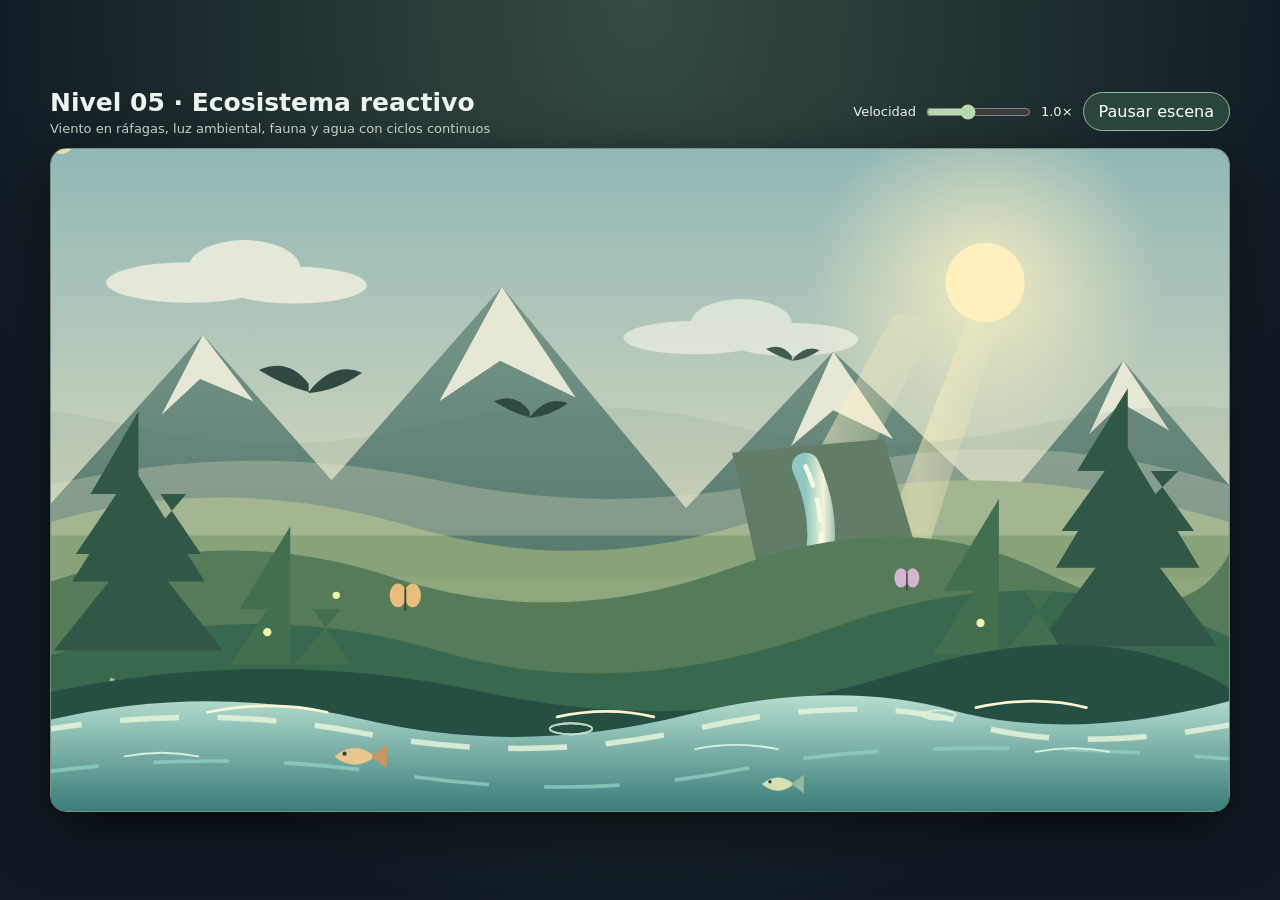
<file: prototype/level-05/index.html>
<!doctype html><html lang="es"><head><meta charset="utf-8"><meta name="viewport" content="width=device-width,initial-scale=1,viewport-fit=cover"><meta name="theme-color" content="#10251f"><title>Art Design Music — Nivel 05 · Ecosistema reactivo</title>
<style>
:root{color-scheme:dark;font-family:system-ui,-apple-system,sans-serif;background:#101923;color:#edf3ed}*{box-sizing:border-box}body{margin:0;min-height:100vh;padding:14px;display:grid;place-items:center;background:radial-gradient(ellipse at 50% 0%,#344c42,#101923 76%)}main{width:min(100%,1180px)}header{display:flex;align-items:center;justify-content:space-between;gap:12px;flex-wrap:wrap;margin-bottom:12px}h1{font-size:clamp(18px,3vw,25px);margin:0}p{margin:4px 0 0;color:#c0d0c4;font-size:13px}.controls{display:flex;align-items:center;gap:10px;flex-wrap:wrap}button{border:1px solid #9ab5a2;background:#29463b;color:white;border-radius:99px;padding:9px 15px;font:inherit}.speed{display:flex;align-items:center;gap:8px;font-size:13px}.speed input{width:105px;accent-color:#b5d9ad}.scene{--speed:1;overflow:hidden;border:1px solid #789181;border-radius:16px;box-shadow:0 18px 55px #0009;background:#142d29}svg{display:block;width:100%;height:auto}.paused *{animation-play-state:paused!important}
.cloud{animation:cloud calc(74s / var(--speed)) linear infinite}.cloud.b{animation-duration:calc(96s / var(--speed))}.shadow{animation:shadow calc(88s / var(--speed)) linear infinite}.ray{animation:ray calc(13s / var(--speed)) ease-in-out infinite alternate}.ray.r2{animation-delay:-6s}
.canopy{transform-box:fill-box;transform-origin:bottom center;animation:sway calc(7.5s / var(--speed)) ease-in-out infinite alternate}.canopy.delay{animation-delay:-3.1s}.branch{transform-box:fill-box;transform-origin:bottom center;animation:branch calc(5.8s / var(--speed)) ease-in-out infinite alternate}.grass{transform-box:fill-box;transform-origin:bottom center;animation:grass calc(4.3s / var(--speed)) ease-in-out infinite alternate}.grass.g2{animation-delay:-1.6s}.grass.g3{animation-delay:-2.8s}
.bird{animation:bird calc(25s / var(--speed)) linear infinite}.bird.b2{animation-name:birdReverse;animation-delay:-5s;animation-duration:calc(31s / var(--speed))}.bird.b3{animation-name:birdHigh;animation-delay:-17s;animation-duration:calc(34s / var(--speed))}.wings{transform-box:fill-box;transform-origin:50% 90%;animation:flap calc(.52s / var(--speed)) ease-in-out infinite alternate}
.butterfly{animation:butterfly calc(17s / var(--speed)) ease-in-out infinite}.butterfly.b2{animation-delay:-8.5s}.bw{transform-box:fill-box;transform-origin:50% 50%;animation:bflap calc(.3s / var(--speed)) ease-in-out infinite alternate}
.firefly{animation:wander calc(7s / var(--speed)) ease-in-out infinite alternate}.firefly.f2{animation-delay:-3s}.firefly circle{animation:glow calc(3.1s / var(--speed)) ease-in-out infinite alternate}
.fall{animation:fall calc(38s / var(--speed)) linear infinite}.river{animation:river calc(106s / var(--speed)) linear infinite}.river.slow{animation-name:riverSlow;animation-duration:calc(142s / var(--speed))}.reflection{animation:reflection calc(9s / var(--speed)) ease-in-out infinite alternate}.mist{animation:mist calc(15s / var(--speed)) ease-in-out infinite alternate}.ripple{transform-box:fill-box;transform-origin:center;animation:ripple calc(5.4s / var(--speed)) ease-out infinite}.fish{animation:fish calc(19s / var(--speed)) ease-in-out infinite}.fish.f2{animation-delay:-9.5s}.tail{transform-box:fill-box;transform-origin:0 50%;animation:tail calc(.6s / var(--speed)) ease-in-out infinite alternate}.seed{animation:seed calc(18s / var(--speed)) linear infinite}.seed.s2{animation-delay:-9s}
@keyframes cloud{from{translate:-210px 0}to{translate:210px 0}}@keyframes shadow{from{translate:-240px 0}to{translate:240px 0}}@keyframes ray{from{opacity:.12}to{opacity:.34}}@keyframes sway{from{rotate:-1.1deg}to{rotate:1.1deg}}@keyframes branch{from{rotate:-2deg}to{rotate:2deg}}@keyframes grass{from{rotate:-5deg}to{rotate:5deg}}
@keyframes bird{0%{translate:-85px 8px;opacity:0}9%{opacity:1}82%{opacity:1}100%{translate:235px -24px;opacity:0}}@keyframes birdReverse{0%{translate:85px 4px;opacity:0}10%{opacity:1}84%{opacity:1}100%{translate:-245px -42px;opacity:0}}@keyframes birdHigh{0%{translate:-95px 20px;opacity:0}12%{opacity:1}80%{opacity:1}100%{translate:270px -75px;opacity:0}}@keyframes flap{from{scale:1 .3}to{scale:1 1.08}}@keyframes butterfly{0%,100%{translate:0 0;rotate:-7deg}25%{translate:32px -18px;rotate:6deg}50%{translate:64px 2px;rotate:-4deg}75%{translate:30px 19px;rotate:8deg}}@keyframes bflap{from{scale:.12 1}to{scale:1 1}}@keyframes glow{from{opacity:.22;filter:drop-shadow(0 0 2px #f0f6a5)}to{opacity:1;filter:drop-shadow(0 0 12px #f0f6a5)}}@keyframes wander{0%{translate:-12px 8px}50%{translate:16px -13px}100%{translate:28px 5px}}
@keyframes fall{to{stroke-dashoffset:-38}}@keyframes river{to{stroke-dashoffset:-106}}@keyframes riverSlow{to{stroke-dashoffset:-142}}@keyframes reflection{from{translate:-8px 0;opacity:.25}to{translate:12px 0;opacity:.75}}@keyframes mist{from{translate:-6px 5px;opacity:.16}to{translate:9px -14px;opacity:.42}}@keyframes ripple{0%{scale:.35;opacity:0}12%{opacity:.65}100%{scale:2.1;opacity:0}}@keyframes fish{0%,100%{translate:0 0}25%{translate:34px -4px}50%{translate:70px 0}75%{translate:34px 5px}}@keyframes tail{from{rotate:-23deg}to{rotate:23deg}}@keyframes seed{0%{translate:-30px 0;opacity:0}12%{opacity:.8}88%{opacity:.8}100%{translate:250px 26px;opacity:0}}
@media(prefers-reduced-motion:reduce){.scene:not(.motion-override) *{animation:none!important}}
</style></head><body><main><header><div><h1>Nivel 05 · Ecosistema reactivo</h1><p>Viento en ráfagas, luz ambiental, fauna y agua con ciclos continuos</p></div><div class="controls"><label class="speed">Velocidad <input id="speed" type="range" min=".5" max="1.8" step=".1" value="1"><output id="speedValue">1.0×</output></label><button id="toggle" type="button" aria-pressed="false">Pausar escena</button></div></header>
<div class="scene" id="scene"><svg viewBox="0 0 1280 720" role="img" aria-label="Diorama de papel de un valle boscoso con cascada, río, fauna y luz ambiental">
<defs><linearGradient id="sky" x2="0" y2="1"><stop stop-color="#91b7b6"/><stop offset=".58" stop-color="#d5d8bd"/><stop offset="1" stop-color="#f2d7a9"/></linearGradient><linearGradient id="mount" x2="0" y2="1"><stop stop-color="#78978a"/><stop offset="1" stop-color="#3e6257"/></linearGradient><linearGradient id="water" x2="0" y2="1"><stop stop-color="#b5ded0"/><stop offset="1" stop-color="#397c78"/></linearGradient><linearGradient id="fall" x2="1"><stop stop-color="#8fc8c0"/><stop offset=".5" stop-color="#f4f4d9"/><stop offset="1" stop-color="#78aaa5"/></linearGradient><radialGradient id="sun"><stop stop-color="#fff3c4" stop-opacity=".82"/><stop offset="1" stop-color="#fff3c4" stop-opacity="0"/></radialGradient><linearGradient id="rayFill"><stop stop-color="#fff2c0" stop-opacity="0"/><stop offset=".5" stop-color="#fff2c0" stop-opacity=".55"/><stop offset="1" stop-color="#fff2c0" stop-opacity="0"/></linearGradient></defs>
<rect width="1280" height="720" fill="url(#sky)"/><circle cx="1015" cy="145" r="190" fill="url(#sun)"/><circle cx="1015" cy="145" r="43" fill="#fff0bd"/>
<g class="cloud" fill="#fff9e7" opacity=".7"><ellipse cx="150" cy="145" rx="90" ry="22"/><ellipse cx="210" cy="130" rx="61" ry="31"/><ellipse cx="265" cy="148" rx="78" ry="20"/></g><g class="cloud b" fill="#fffdf1" opacity=".55"><ellipse cx="700" cy="205" rx="78" ry="18"/><ellipse cx="750" cy="190" rx="55" ry="27"/><ellipse cx="805" cy="207" rx="72" ry="18"/></g>
<path d="M0 385 165 202 305 360 490 150 690 390 850 220 1030 390 1165 230 1280 365V720H0Z" fill="url(#mount)"/><path d="m165 202 55 72-58-24-42 39zm325-52 80 120-82-40-66 44zm360 70 65 95-65-31-46 39zm315 10 50 76-52-30-35 34z" fill="#e6e7d5"/><path d="M0 405Q190 350 390 410T790 395T1280 405V720H0Z" fill="#8ea77c"/>
<g class="ray"><path d="M915 180 965 180 760 590 690 590Z" fill="url(#rayFill)"/></g><g class="ray r2"><path d="M1000 175 1035 175 910 570 850 570Z" fill="url(#rayFill)"/></g><path class="shadow" d="M-250 300Q-80 260 80 300T410 300T740 300T1070 300T1400 300V465H-250Z" fill="#526f68" opacity=".09"/><path d="M0 365Q210 315 420 360T840 350T1280 365V420H0Z" fill="#e9e6cc" opacity=".28"/>
<path d="M740 330 905 315 965 520 900 565 780 510Z" fill="#617d68"/><path d="M820 345Q845 400 833 455T858 550" fill="none" stroke="url(#fall)" stroke-width="30" stroke-linecap="round"/><path class="fall" d="M820 345Q845 400 833 455T858 550" fill="none" stroke="#f8f8e8" stroke-width="5" stroke-linecap="round" stroke-dasharray="22 16"/><g class="mist" fill="#edf2dc"><ellipse cx="840" cy="558" rx="100" ry="24" opacity=".35"/><ellipse cx="900" cy="568" rx="70" ry="17" opacity=".3"/></g>
<path d="M0 470Q190 405 370 465T740 455T1080 460T1280 440V720H0Z" fill="#557b59"/><path d="M0 550Q220 485 420 545T850 520T1280 530V720H0Z" fill="#38684d"/>
<g fill="#315847"><g class="canopy" transform="translate(95 565)"><path d="M0 0V-210L-72 -95H-32L-92 -20H92L32 -95H72L0 -210Z"/><path d="M0 -130V-280L-52 -190H-24L-68 -125H68L24 -190H52Z"/></g><g class="canopy delay" transform="translate(1170 560)"><path d="M0 0V-235L-78 -105H-35L-98 -20H98L35 -105H78L0 -235Z"/><path d="M0 -155V-300L-55 -210H-25L-72 -145H72L25 -210H55Z"/></g></g>
<g fill="#416f50"><g class="branch" transform="translate(260 565)"><path d="M0 0V-155L-55 -65H-25L-65 -5H65L25 -65H55Z"/></g><g class="branch" transform="translate(1030 555)"><path d="M0 0V-175L-60 -75H-28L-72 -5H72L28 -75H60Z"/></g></g>
<g stroke="#a4bf7c" stroke-width="5" fill="none"><path class="grass" d="M75 660q-20-48-8-85"/><path class="grass g2" d="M95 665q8-52 30-78"/><path class="grass g3" d="M1170 660q-15-46-4-78"/><path class="grass g2" d="M1200 666q10-52 32-74"/></g><path d="M0 590Q240 540 470 590T920 570T1280 585V720H0Z" fill="#244f42"/>
<path d="M0 620Q170 580 340 620T690 615Q850 575 980 610T1280 600V720H0Z" fill="url(#water)"/>
<!-- La fase del dash coincide exactamente con el periodo total del patrón: 64+42=106 -->
<path class="river" d="M-30 635Q160 600 340 635T700 630T1000 625T1310 620" fill="none" stroke="#e7f4dc" stroke-width="6" stroke-dasharray="64 42" opacity=".85"/>
<!-- El segundo patrón repite su periodo: 82+60=142 -->
<path class="river slow" d="M-30 680Q180 650 380 680T760 672T1310 665" fill="none" stroke="#8ecfc0" stroke-width="4" stroke-dasharray="82 60" opacity=".8"/>
<path class="reflection" d="M170 612q70-14 130 0m250 5q55-12 105 0m350-10q65-14 120 0" fill="none" stroke="#fff4d2" stroke-width="3" stroke-linecap="round"/><path class="reflection" style="animation-delay:-4s" d="M80 660q40-8 80 0m540-8q45-9 90 0m280 3q40-8 80 0" fill="none" stroke="#d9f1dc" stroke-width="2" stroke-linecap="round"/>
<g class="seed" fill="#f2dfac"><path d="M0 0q12-10 22 0q-11 11-22 0Z"/></g><g class="seed s2" fill="#f0d8a2"><path d="M0 0q10-8 18 0q-9 9-18 0Z"/></g>
<g class="bird" transform="translate(280 255)" fill="#304a42"><g class="wings"><path d="M0 0Q-22-29-54-15Q-27 2 0 9Q27-25 58-12Q30 8 0 10Z"/></g></g><g class="bird b2" transform="translate(520 285) scale(.72)" fill="#304a42"><g class="wings"><path d="M0 0Q-22-29-54-15Q-27 2 0 9Q27-25 58-12Q30 8 0 10Z"/></g></g><g class="bird b3" transform="translate(805 225) scale(.52)" fill="#405b4e"><g class="wings"><path d="M0 0Q-22-29-54-15Q-27 2 0 9Q27-25 58-12Q30 8 0 10Z"/></g></g>
<g class="butterfly" transform="translate(385 490)"><g fill="#e9bd7d"><ellipse class="bw" cx="-8" cy="-5" rx="9" ry="13"/><ellipse class="bw" cx="8" cy="-5" rx="9" ry="13"/></g><path d="M0-12V12" stroke="#473e31" stroke-width="2"/></g><g class="butterfly b2" transform="translate(930 470) scale(.8)"><g fill="#d3b4d1"><ellipse class="bw" cx="-8" cy="-5" rx="9" ry="13"/><ellipse class="bw" cx="8" cy="-5" rx="9" ry="13"/></g><path d="M0-12V12" stroke="#473e31" stroke-width="2"/></g>
<g class="firefly" transform="translate(235 525)"><circle r="4.5" fill="#f1f6a7"/></g><g class="firefly f2" transform="translate(310 485)"><circle r="4" fill="#f1f6a7"/></g><g class="firefly f2" transform="translate(1010 515)"><circle r="4.5" fill="#f1f6a7"/></g>
<g class="fish" transform="translate(330 660)" fill="#e9c78e"><path d="M-22 0Q0-18 22 0Q0 18-22 0Z"/><path class="tail" d="m18 0 17-13v26z" fill="#c99564"/><circle cx="-11" cy="-3" r="2.3" fill="#29443d"/></g><g class="fish f2" transform="translate(790 690) scale(.8)" fill="#d5e1b4"><path d="M-22 0Q0-18 22 0Q0 18-22 0Z"/><path class="tail" d="m18 0 17-13v26z" fill="#94b89b"/><circle cx="-11" cy="-3" r="2.3" fill="#29443d"/></g>
<g fill="none" stroke="#e5f4dc" stroke-width="2" opacity=".8"><ellipse class="ripple" cx="565" cy="630" rx="23" ry="6"/><ellipse class="ripple" cx="565" cy="630" rx="23" ry="6" style="animation-delay:-2.7s"/><ellipse class="ripple" cx="965" cy="615" rx="18" ry="5" style="animation-delay:-1.4s"/></g>
</svg></div></main><script>
const scene=document.getElementById('scene'),speed=document.getElementById('speed'),speedValue=document.getElementById('speedValue'),toggle=document.getElementById('toggle');
speed.addEventListener('input',()=>{const v=Number(speed.value);scene.style.setProperty('--speed',String(v));speedValue.value=v.toFixed(1)+'×';speedValue.textContent=v.toFixed(1)+'×';});
toggle.addEventListener('click',()=>{const paused=scene.classList.toggle('paused');toggle.textContent=paused?'Reanudar escena':'Pausar escena';toggle.setAttribute('aria-pressed',String(paused));});
</script></body></html>
</file>
